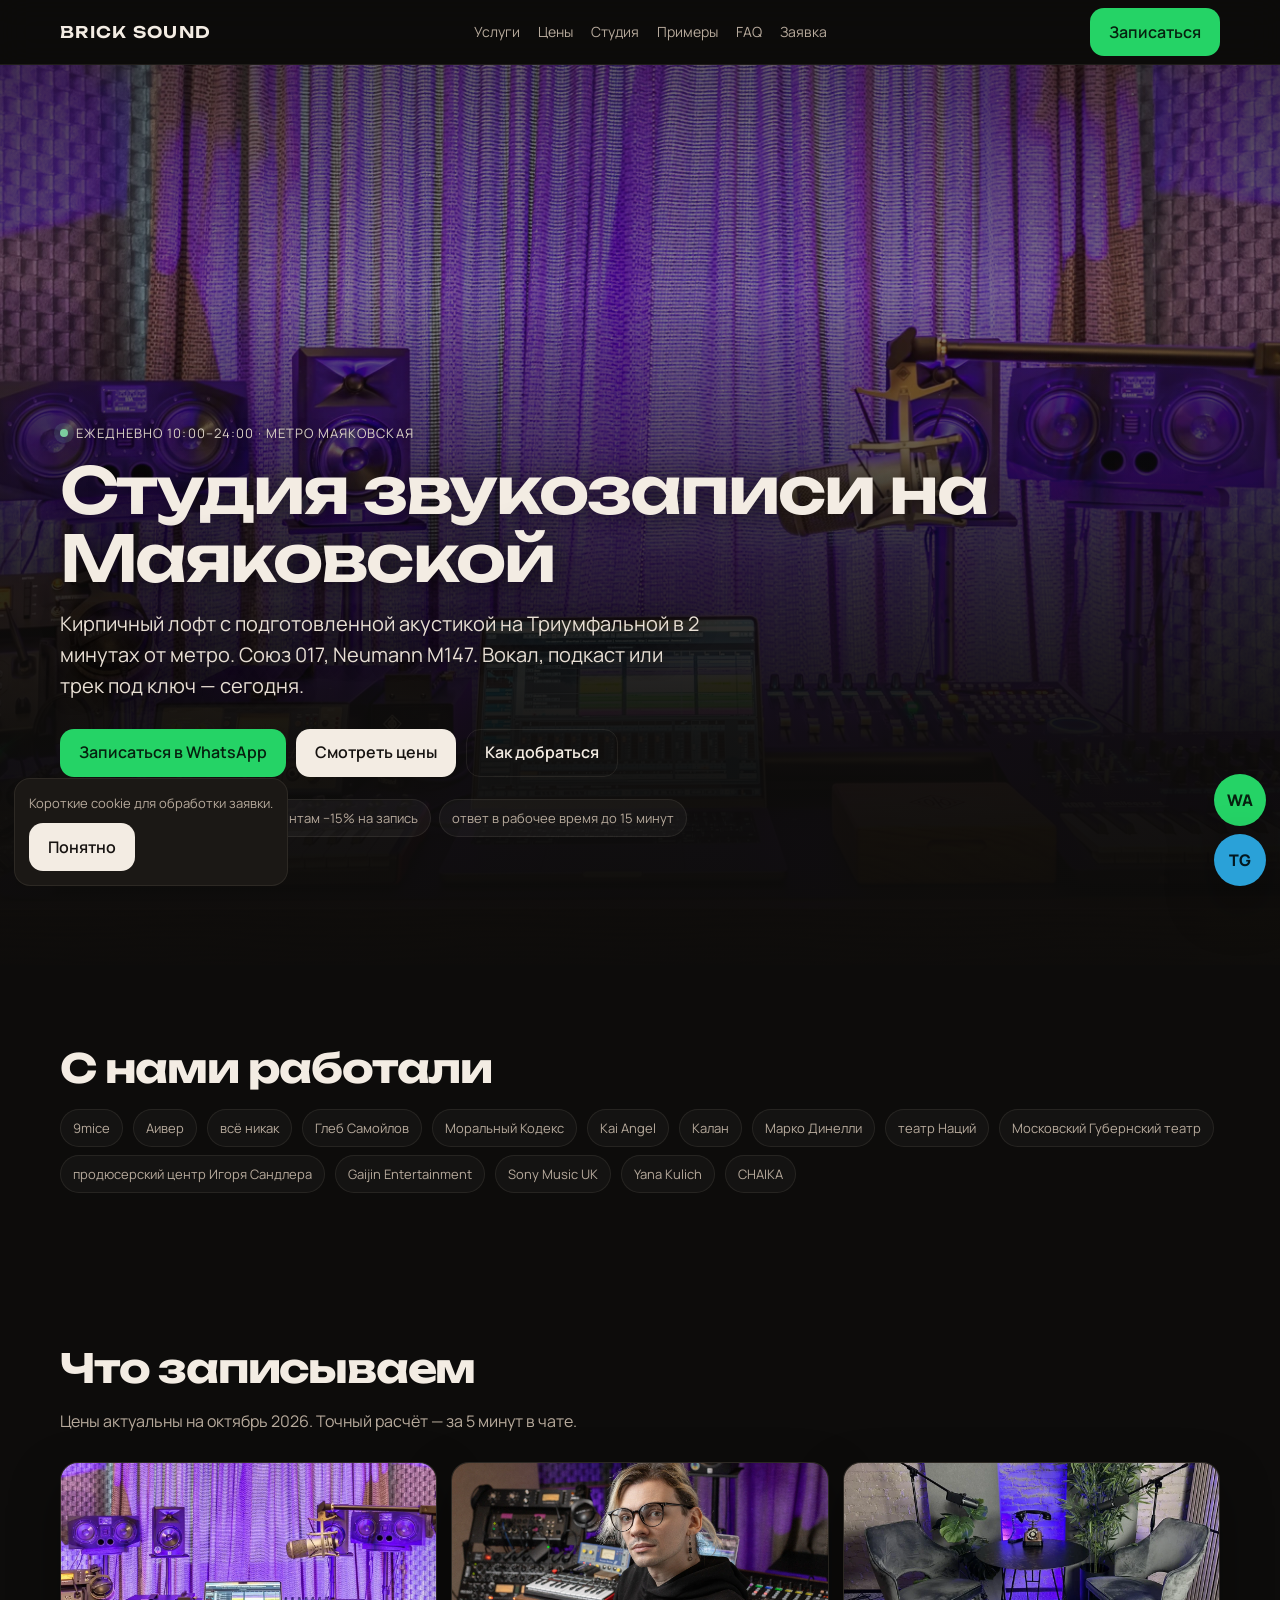
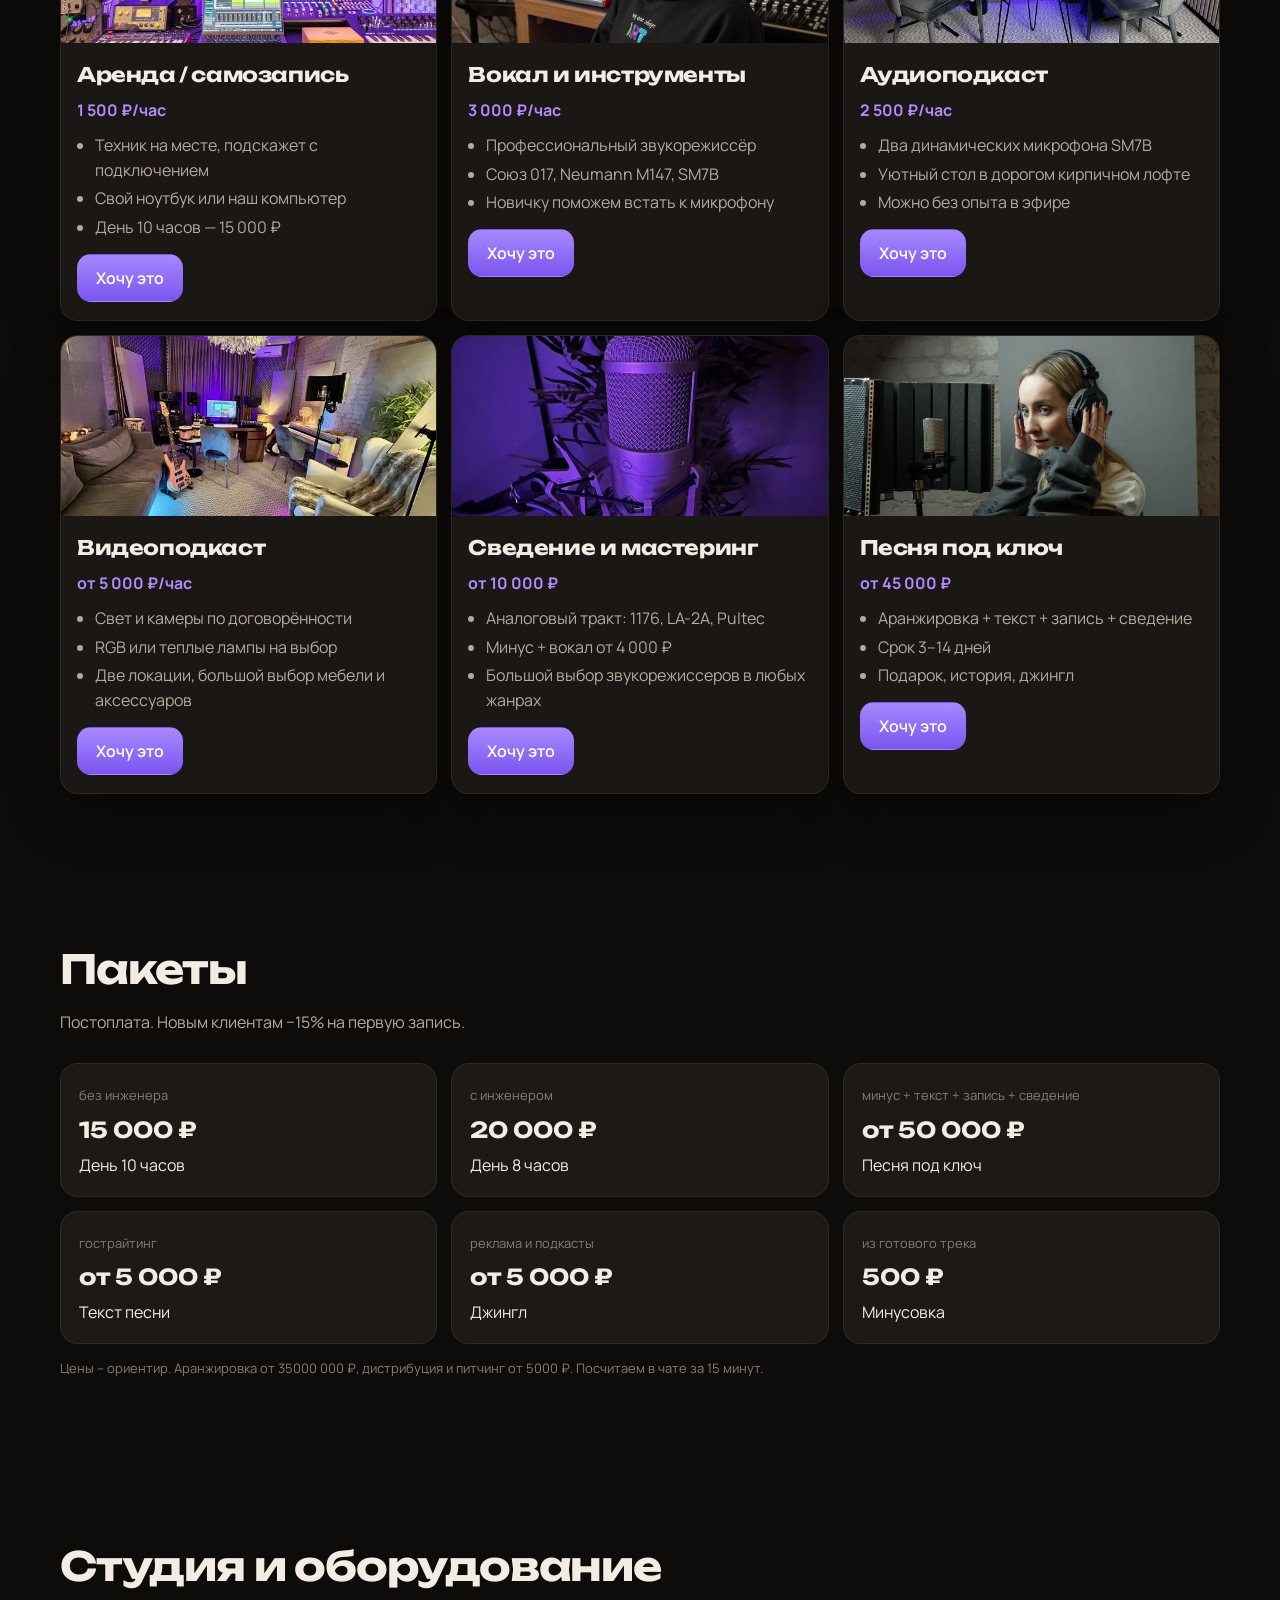
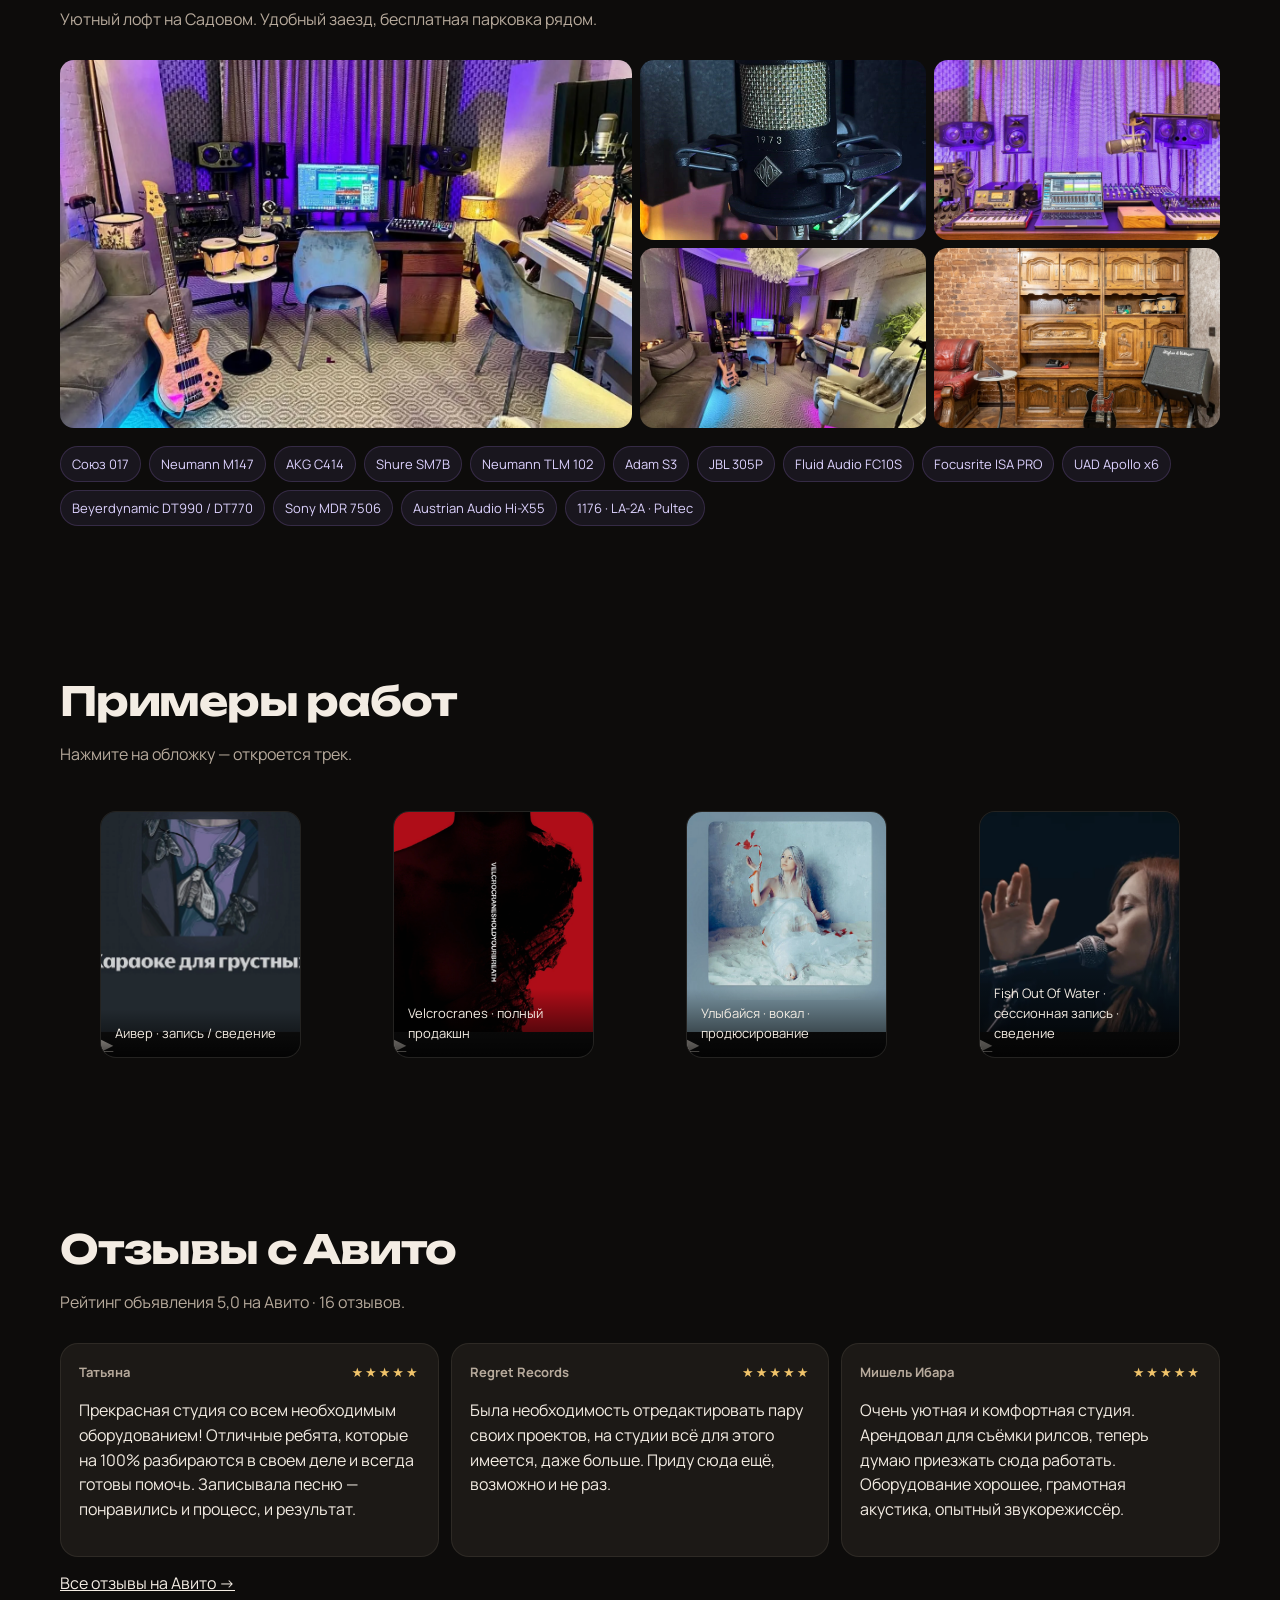
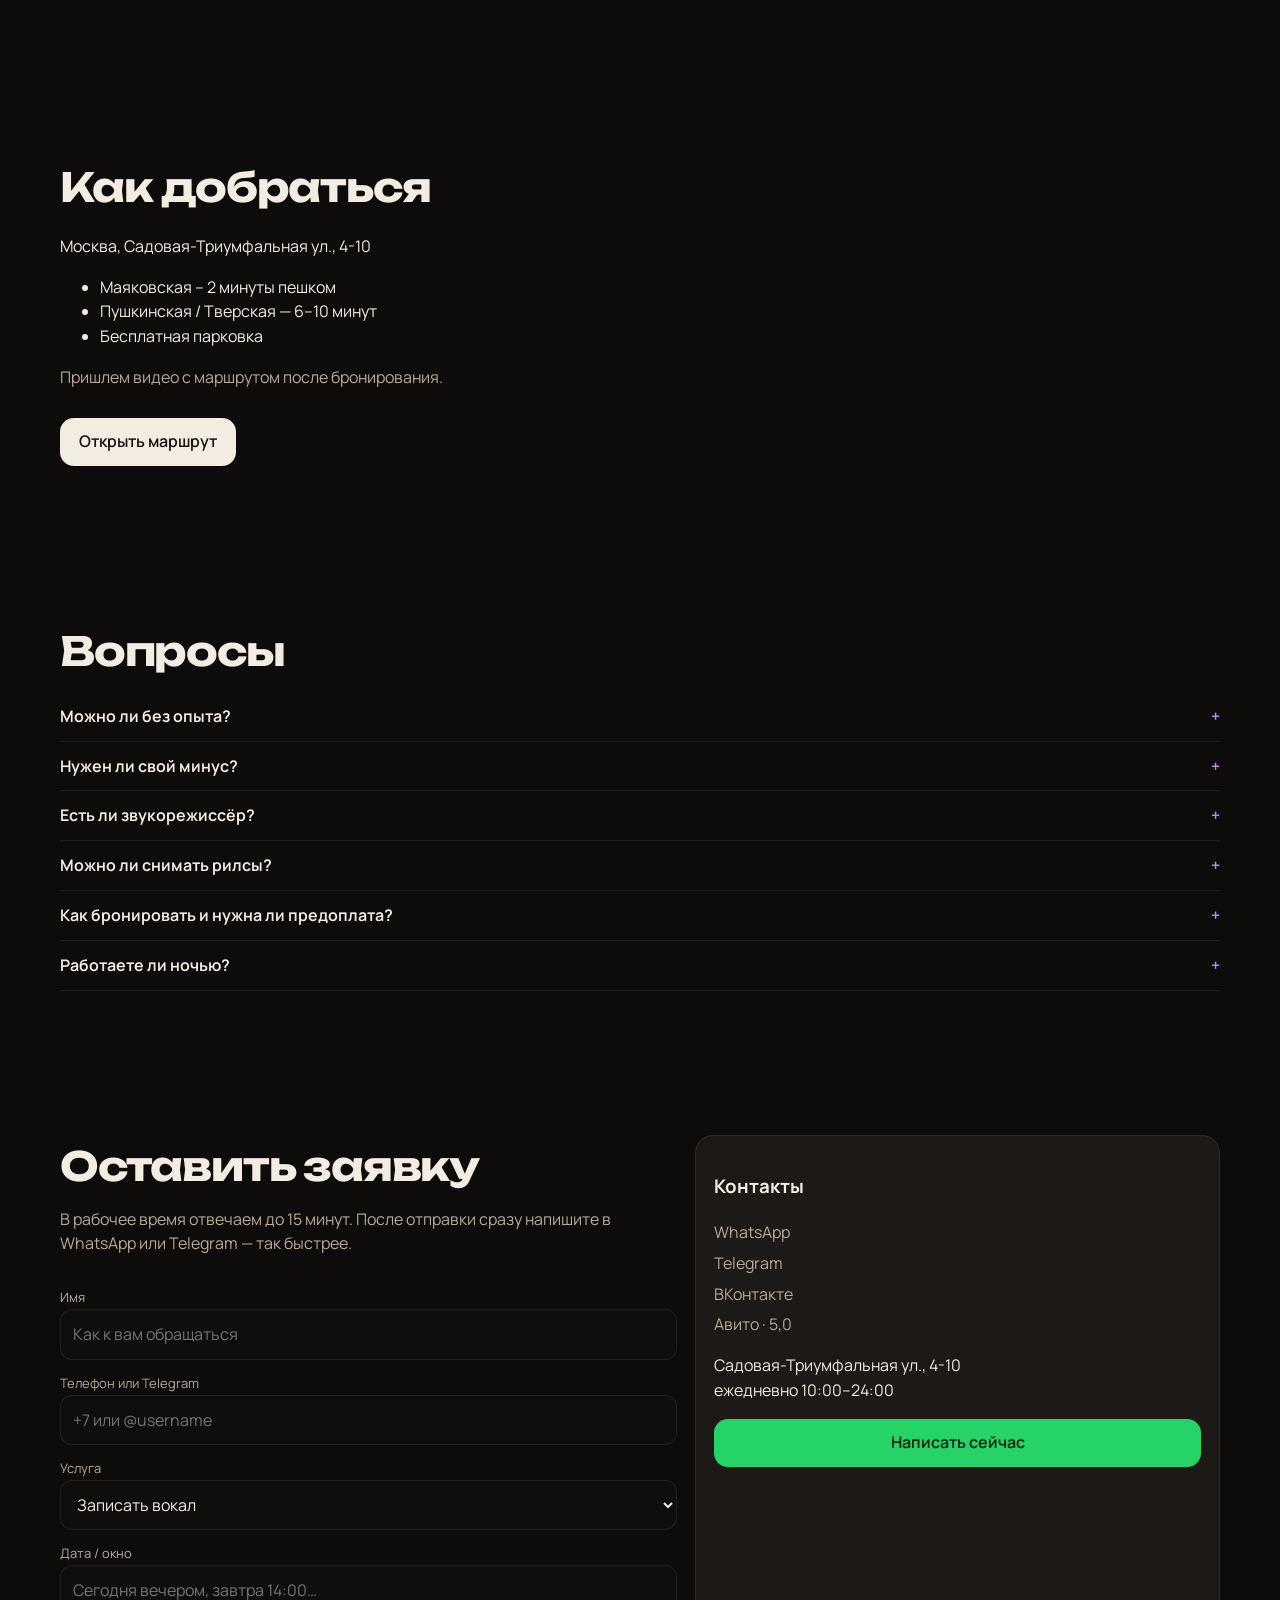
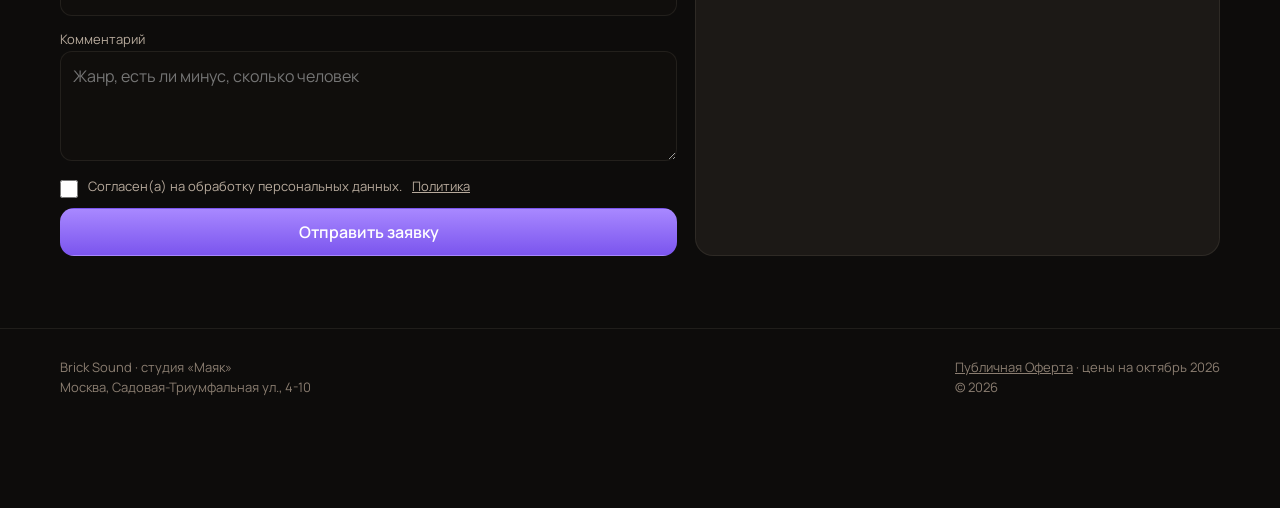
<file: index.html>
<!DOCTYPE html>
<html lang="ru">
<head>
  <meta charset="utf-8">
  <meta name="viewport" content="width=device-width,initial-scale=1">
  <title>Студия звукозаписи у метро Маяковская — Brick Sound, Москва</title>
  <meta name="description" content="Студия Brick Sound у метро Маяковская: Садовая-Триумфальная, 4-10. Вокал от 2000 ₽/час, аренда от 1200 ₽, подкаст и песня под ключ. Ежедневно 10–24.">
  <link rel="canonical" href="https://bricksound.ru/">
  <meta property="og:title" content="Brick Sound — студия на Маяковской">
  <meta property="og:description" content="3 минуты от Маяковской. Союз 017, Neumann M147. Вокал, подкаст, трек под ключ.">
  <meta property="og:image" content="img/og.jpg">
  <meta property="og:type" content="website">
  <link rel="icon" href="img/favicon.png">
  <link rel="apple-touch-icon" href="img/icon-512.png">
  <link rel="preconnect" href="https://fonts.googleapis.com">
  <link rel="preconnect" href="https://fonts.gstatic.com" crossorigin>
  <link href="https://fonts.googleapis.com/css2?family=Manrope:wght@400;500;600;700&family=Unbounded:wght@500;600&display=swap" rel="stylesheet">
  <link rel="stylesheet" href="css/style.css">
  <script type="application/ld+json">
  {"@context":"https://schema.org","@type":"ProfessionalService","name":"Brick Sound","alternateName":"Студия Маяк","image":"img/og.jpg","address":{"@type":"PostalAddress","streetAddress":"Садовая-Триумфальная ул., 4-10","addressLocality":"Москва","addressCountry":"RU"},"geo":{"@type":"GeoCoordinates","latitude":55.770646,"longitude":37.599718},"openingHours":"Mo-Su 10:00-23:00","priceRange":"1200-40000 RUB","url":"https://bricksound.ru/","areaServed":"Москва"}
  </script>
</head>
<body>
<a class="skip" href="#main">К содержанию</a>
<header class="header">
  <div class="wrap header-inner">
    <a class="logo" href="index.html">BRICK&nbsp;SOUND</a>
    <nav class="nav">
      <a href="#services">Услуги</a>
      <a href="#prices">Цены</a>
      <a href="#studio">Студия</a>
      <a href="#works">Примеры</a>
      <a href="#faq">FAQ</a>
      <a href="#lead">Заявка</a>
    </nav>
    <a class="btn btn-wa nav-cta" data-wa data-goal="whatsapp" href="https://www.avito.ru/moskva/predlozheniya_uslug/studiya_zvukozapisi_mayak_na_tverskoy_7830313295">Записаться</a>
    <button class="burger" aria-label="Меню">☰</button>
  </div>
</header>

<main id="main">
<section class="hero">
  <div class="hero-bg">
    <img src="img/studio-new-main-big.webp" alt="Контрольная комната Brick Sound на Садовой-Триумфальной" width="1280" height="918">
    <div class="hero-overlay" aria-hidden="true"></div>
  </div>
  <div class="wrap hero-content">
    <div class="kicker"><i></i> ежедневно 10:00–24:00 · метро Маяковская</div>
    <h1>Студия звукозаписи на Маяковской</h1>
    <p class="lead">Кирпичный лофт с подготовленной акустикой на Триумфальной в 2 минутах от метро. Союз 017, Neumann M147. Вокал, подкаст или трек под ключ — сегодня.</p>
    <div class="hero-actions">
      <a class="btn btn-wa" data-wa data-goal="whatsapp" href="https://www.avito.ru/moskva/predlozheniya_uslug/studiya_zvukozapisi_mayak_na_tverskoy_7830313295">Записаться в WhatsApp</a>
      <a class="btn btn-light" href="#prices">Смотреть цены</a>
      <a class="btn btn-ghost" data-map data-goal="route" href="https://yandex.ru/maps/?text=Москва,%20Садовая-Триумфальная%20ул.,%202">Как добраться</a>
    </div>
    <div class="pills">
      <span class="pill">ежедневно 10–24</span>
      <span class="pill">новым клиентам −15% на запись</span>
      <span class="pill">ответ в рабочее время до 15 минут</span>
    </div>
  </div>
</section>

<section>
  <div class="wrap">
    <h2 class="sec-title">С нами работали</h2>
    <div class="clients">
      <span class="client">9mice</span><span class="client">Аивер</span>
      <span class="client">всё никак</span><span class="client">Глеб Самойлов</span>
      <span class="client">Моральный Кодекс</span><span class="client">Kai Angel</span><span class="client">Калан</span>
      <span class="client">Марко Динелли</span><span class="client">театр Наций</span>
      <span class="client">Московский Губернский театр</span><span class="client">продюсерский центр Игоря Сандлера</span>
      <span class="client">Gaijin Entertainment</span><span class="client">Sony Music UK</span>
      <span class="client">Yana Kulich</span><span class="client">CHAIKA</span>
    </div>
  </div>
</section>

<section id="services">
  <div class="wrap">
    <h2 class="sec-title">Что записываем</h2>
    <p class="sec-sub">Цены актуальны на октябрь 2026. Точный расчёт — за 5 минут в чате.</p>
    <div class="cards-6">
      <article class="card">
        <img src="img/studio-08.webp" alt="Пульт и мониторы студии Brick Sound" width="1280" height="853" loading="lazy">
        <div class="card-body">
          <h3>Аренда / самозапись</h3>
          <p class="price">1 500 ₽/час</p>
          <ul>
            <li>Техник на месте, подскажет с подключением</li>
            <li>Свой ноутбук или наш компьютер</li>
            <li>День 10 часов — 15 000 ₽</li>
          </ul>
          <a class="btn btn-accent" href="arenda.html">Хочу это</a>
        </div>
      </article>
      <article class="card">
        <img src="img/studio-igor-01.webp" alt="Микрофон Союз в кабине Brick Sound" width="1280" height="960" loading="lazy">
        <div class="card-body">
          <h3>Вокал и инструменты</h3>
          <p class="price">3 000 ₽/час</p>
          <ul>
            <li>Профессиональный звукорежиссёр</li>
            <li>Союз 017, Neumann M147, SM7B</li>
            <li>Новичку поможем встать к микрофону</li>
          </ul>
          <a class="btn btn-accent" href="zapis-vokala.html">Хочу это</a>
        </div>
      </article>
      <article class="card">
        <img src="img/studio-01.webp" alt="Зона записи подкаста Brick Sound" width="1280" height="960" loading="lazy">
        <div class="card-body">
          <h3>Аудиоподкаст</h3>
          <p class="price">2 500 ₽/час</p>
          <ul>
            <li>Два динамических микрофона SM7B</li>
            <li>Уютный стол в дорогом кирпичном лофте</li>
            <li>Можно без опыта в эфире</li>
          </ul>
          <a class="btn btn-accent" href="podcast.html">Хочу это</a>
        </div>
      </article>
      <article class="card">
        <img src="img/studio-03.webp" alt="Гостиная зона студии для видеоподкаста" width="1280" height="946" loading="lazy">
        <div class="card-body">
          <h3>Видеоподкаст</h3>
          <p class="price">от 5 000 ₽/час</p>
          <ul>
            <li>Свет и камеры по договорённости</li>
            <li>RGB или теплые лампы на выбор</li>
            <li>Две локации, большой выбор мебели и аксессуаров</li>
          </ul>
          <a class="btn btn-accent" href="podcast.html">Хочу это</a>
        </div>
      </article>
      <article class="card">
        <img src="img/studio-10.webp" alt="Конденсаторный микрофон в фиолетовом свете студии" width="720" height="960" loading="lazy">
        <div class="card-body">
          <h3>Сведение и мастеринг</h3>
          <p class="price">от 10 000 ₽</p>
          <ul>
            <li>Аналоговый тракт: 1176, LA-2A, Pultec</li>
            <li>Минус + вокал от 4 000 ₽</li>
            <li>Большой выбор звукорежиссеров в любых жанрах</li>
          </ul>
          <a class="btn btn-accent" href="#lead">Хочу это</a>
        </div>
      </article>
      <article class="card">
        <img src="img/studio-vera_small.webp" alt="Обложка проекта Аивер, записанного на студии" width="960" height="880" loading="lazy">
        <div class="card-body">
          <h3>Песня под ключ</h3>
          <p class="price">от 45 000 ₽</p>
          <ul>
            <li>Аранжировка + текст + запись + сведение</li>
            <li>Срок 3–14 дней</li>
            <li>Подарок, история, джингл</li>
          </ul>
          <a class="btn btn-accent" href="pesnya-pod-klyuch.html">Хочу это</a>
        </div>
      </article>
    </div>
  </div>
</section>

<section id="prices">
  <div class="wrap">
    <h2 class="sec-title">Пакеты</h2>
    <p class="sec-sub">Постоплата. Новым клиентам −15% на первую запись.</p>
    <div class="grid-3">
      <div class="pack"><span class="note">без инженера</span><strong>15 000 ₽</strong>День 10 часов</div>
      <div class="pack"><span class="note">с инженером</span><strong>20 000 ₽</strong>День 8 часов</div>
      <div class="pack"><span class="note">минус + текст + запись + сведение</span><strong>от 50 000 ₽</strong>Песня под ключ</div>
      <div class="pack"><span class="note">гострайтинг</span><strong>от 5 000 ₽</strong>Текст песни</div>
      <div class="pack"><span class="note">реклама и подкасты</span><strong>от 5 000 ₽</strong>Джингл</div>
      <div class="pack"><span class="note">из готового трека</span><strong>500 ₽</strong>Минусовка</div>
    </div>
    <p class="note" style="margin-top:14px">Цены – ориентир. Аранжировка от 35000 000 ₽, дистрибуция и питчинг от 5000 ₽. Посчитаем в чате за 15 минут.</p>
  </div>
</section>

<section id="studio">
  <div class="wrap">
    <h2 class="sec-title">Студия и оборудование</h2>
    <p class="sec-sub">Уютный лофт на Садовом. Удобный заезд, бесплатная парковка рядом. </p>
    <div class="gallery">
      <a href="img/studio-02.jpg"><img src="img/studio-02.webp" alt="Контрольная Brick Sound: мониторы Adam и JBL, саб, фортепиано" loading="lazy"></a>
      <a href="img/studio-01.jpg"><img src="img/studio-09.webp" alt="Подкаст-зона с бархатными креслами и кирпичной стеной" loading="lazy"></a>
      <a href="img/studio-08.jpg"><img src="img/studio-08.webp" alt="Стол звукорежиссёра: Apollo, ISA, Neumann, Korg" loading="lazy"></a>
      <a href="img/studio-03.jpg"><img src="img/studio-03.webp" alt="Вид чиллаут-зоны студии Маяк" loading="lazy"></a>
      <a href="img/studio-09.jpg"><img src="img/studio-second-room-wardrobes.webp" alt="стена и дубовые шкафы в чиллаут зоне" loading="lazy"></a>
    </div>
    <div class="equip">
      <span>Союз 017</span><span>Neumann M147</span><span>AKG C414</span><span>Shure SM7B</span><span>Neumann TLM 102</span>
      <span>Adam S3</span><span>JBL 305P</span><span>Fluid Audio FC10S</span>
      <span>Focusrite ISA PRO</span><span>UAD Apollo x6</span>
      <span>Beyerdynamic DT990 / DT770</span><span>Sony MDR 7506</span>
      <span>Austrian Audio Hi-X55</span><span>1176 · LA-2A · Pultec</span>
    </div>
  </div>
</section>

<section id="works">
  <div class="wrap">
    <h2 class="sec-title">Примеры работ</h2>
    <p class="sec-sub">Нажмите на обложку — откроется трек.</p>
    <div class="works">
      <figure class="work" data-work="aiver">
        <a class="work-link" href="https://example.com/works/aiver" target="_blank" rel="noopener">
          <img src="img/studio-06.webp" alt="Аивер — Караоке для грустных" loading="lazy">
          <span class="work-play" aria-hidden="true">▶</span>
        </a>
        <figcaption>Аивер · запись / сведение</figcaption>
      </figure>
      <figure class="work" data-work="hold">
        <a class="work-link" href="https://example.com/works/hold" target="_blank" rel="noopener">
          <img src="img/studio-07.webp" alt="Velcrocranes – Hold Your Breath" loading="lazy">
          <span class="work-play" aria-hidden="true">▶</span>
        </a>
        <figcaption>Velcrocranes · полный продакшн</figcaption>
      </figure>
      <figure class="work" data-work="ulybaysya">
        <a class="work-link" href="https://example.com/works/ulybaysya" target="_blank" rel="noopener">
          <img src="img/studio-04.webp" alt="Проект Улыбайся" loading="lazy">
          <span class="work-play" aria-hidden="true">▶</span>
        </a>
        <figcaption>Улыбайся · вокал · продюсирование</figcaption>
      </figure>
      <figure class="work" data-work="fish">
        <a class="work-link" href="https://example.com/works/fish" target="_blank" rel="noopener">
          <img src="img/studio-05.webp" alt="Проект Fish Out Of Water (Live)" loading="lazy">
          <span class="work-play" aria-hidden="true">▶</span>
        </a>
        <figcaption>Fish Out Of Water · сессионная запись · сведение</figcaption>
      </figure>
    </div>
  </div>
</section>
  
<section>
  <div class="wrap">
    <h2 class="sec-title">Отзывы с Авито</h2>
    <p class="sec-sub">Рейтинг объявления 5,0 на Авито · 16 отзывов.</p>
    <div class="reviews">
      <article class="review">
        <header><b>Татьяна</b><span class="stars">★★★★★</span></header>
        <p>Прекрасная студия со всем необходимым оборудованием! Отличные ребята, которые на 100% разбираются в своем деле и всегда готовы помочь. Записывала песню — понравились и процесс, и результат.</p>
      </article>
      <article class="review">
        <header><b>Regret Records</b><span class="stars">★★★★★</span></header>
        <p>Была необходимость отредактировать пару своих проектов, на студии всё для этого имеется, даже больше. Приду сюда ещё, возможно и не раз.</p>
      </article>
      <article class="review">
        <header><b>Мишель Ибара</b><span class="stars">★★★★★</span></header>
        <p>Очень уютная и комфортная студия. Арендовал для съёмки рилсов, теперь думаю приезжать сюда работать. Оборудование хорошее, грамотная акустика, опытный звукорежиссёр.</p>
      </article>
    </div>
    <p style="margin-top:14px"><a data-avito href="https://www.avito.ru/moskva/predlozheniya_uslug/studiya_zvukozapisi_mayak_na_tverskoy_7830313295">Все отзывы на Авито →</a></p>
  </div>
</section>

<section id="route">
  <div class="wrap map-grid">
    <div>
      <h2 class="sec-title">Как добраться</h2>
      <p>Москва, Садовая-Триумфальная ул., 4-10</p>
      <ul>
        <li>Маяковская – 2 минуты пешком </li>
        <li>Пушкинская / Тверская — 6–10 минут</li>
        <li>Бесплатная парковка</li>
      </ul>
      <p class="sec-sub">Пришлем видео с маршрутом после бронирования.</p>
      <a class="btn btn-light" data-map data-goal="route" href="https://yandex.ru/maps/?text=Москва,%20Садовая-Триумфальная%20ул.,%202">Открыть маршрут</a>
    </div>
    <div class="map-card">
      <iframe data-map-widget title="Яндекс Карта: Brick Sound" loading="lazy" src="https://yandex.ru/map-widget/v1/?ll=37.5997%2C55.7706&z=16&pt=37.5997,55.7707,pm2rdl&l=map"></iframe>
    </div>
  </div>
</section>

<section id="faq">
  <div class="wrap faq">
    <h2 class="sec-title">Вопросы</h2>
    <details><summary>Можно ли без опыта?</summary><p>Да. Звукорежиссёр объяснит процесс, подскажет по технике и поможет выбрать дубли. Новичка не оставляем один на один с микрофоном.</p></details>
    <details><summary>Нужен ли свой минус?</summary><p>Не обязательно. Можно заказать минусовку или аранжировку у нас заранее.</p></details>
    <details><summary>Есть ли звукорежиссёр?</summary><p>Да. Час с инженером — 2 000 ₽. Самозапись — 1 200 ₽/час, техник всё равно будет на месте.</p></details>
    <details><summary>Можно ли снимать рилсы?</summary><p>Нужно! Зал уже с RGB светом и приятной фактурой. Есть софтбоксы. Видеоподкаст — от 4 500 ₽/час, снимаем на Canon C200. </p></details>
    <details><summary>Как бронировать и нужна ли предоплата?</summary><p>При почасовой аренде работаем по постоплате. </p></details>
    <details><summary>Работаете ли ночью?</summary><p>График работы: с 10:00 до 24:00. Ночь — только по договорённости для постоянных клиентов. </p></details>
  </div>
</section>

<section id="lead">
  <div class="wrap form-box">
    <div>
      <h2 class="sec-title">Оставить заявку</h2>
      <p class="sec-sub">В рабочее время отвечаем до 15 минут. После отправки сразу напишите в WhatsApp или Telegram — так быстрее.</p>
      <form id="lead-form">
        <input class="hp" name="company" tabindex="-1" autocomplete="off">
        <div>
          <label for="name">Имя</label>
          <input id="name" name="name" required placeholder="Как к вам обращаться">
        </div>
        <div>
          <label for="contact">Телефон или Telegram</label>
          <input id="contact" name="contact" required placeholder="+7 или @username">
        </div>
        <div>
          <label for="service">Услуга</label>
          <select id="service" name="service">
            <option>Записать вокал</option>
            <option>Аренда / самозапись</option>
            <option>Подкаст</option>
            <option>Песня под ключ</option>
            <option>Для бизнеса</option>
            <option>Сведение / другое</option>
          </select>
        </div>
        <div>
          <label for="when">Дата / окно</label>
          <input id="when" name="when" placeholder="Сегодня вечером, завтра 14:00…">
        </div>
        <div>
          <label for="comment">Комментарий</label>
          <textarea id="comment" name="comment" placeholder="Жанр, есть ли минус, сколько человек"></textarea>
        </div>
        <label class="check"><input type="checkbox" name="agree" required> Согласен(а) на обработку персональных данных. <a href="privacy.html">Политика</a></label>
        <button class="btn btn-accent" type="submit">Отправить заявку</button>
      </form>
      <div class="form-ok">
        <h3>Заявка собрана</h3>
        <p>Напишите нам в WhatsApp или Telegram — ответим быстрее, чем по форме.</p>
        <a class="btn btn-wa" data-wa-msg data-goal="whatsapp" href="#">Открыть WhatsApp</a>
      </div>
    </div>
    <div class="pack">
      <h3>Контакты</h3>
      <div class="contacts-mini">
        <a data-wa href="#">WhatsApp</a>
        <a data-tg href="#">Telegram</a>
        <a data-vk href="#">ВКонтакте</a>
        <a data-avito href="https://www.avito.ru/moskva/predlozheniya_uslug/studiya_zvukozapisi_mayak_na_tverskoy_7830313295">Авито · 5,0</a>
        <p>Садовая-Триумфальная ул., 4-10<br>ежедневно 10:00–24:00</p>
      </div>
      <a class="btn btn-wa btn-block" data-wa data-goal="whatsapp" href="#">Написать сейчас</a>
    </div>
  </div>
</section>
</main>

<footer>
  <div class="wrap foot">
    <div>Brick Sound · студия «Маяк»<br>Москва, Садовая-Триумфальная ул., 4-10</div>
    <div><a href="privacy.html">Публичная Оферта</a> · цены на октябрь 2026<br>© 2026</div>
  </div>
</footer>

<div class="sticky-msg">
  <a class="wa" data-wa data-goal="whatsapp" href="#" aria-label="WhatsApp">WA</a>
  <a class="tg" data-tg data-goal="whatsapp" href="#" aria-label="Telegram">TG</a>
</div>
<div class="cookie">
  <p>Короткие cookie для обработки заявки.</p>
  <button class="btn btn-light" type="button">Понятно</button>
</div>
<script src="js/config.js"></script>
<script src="js/main.js"></script>
</body>
</html>
</file>
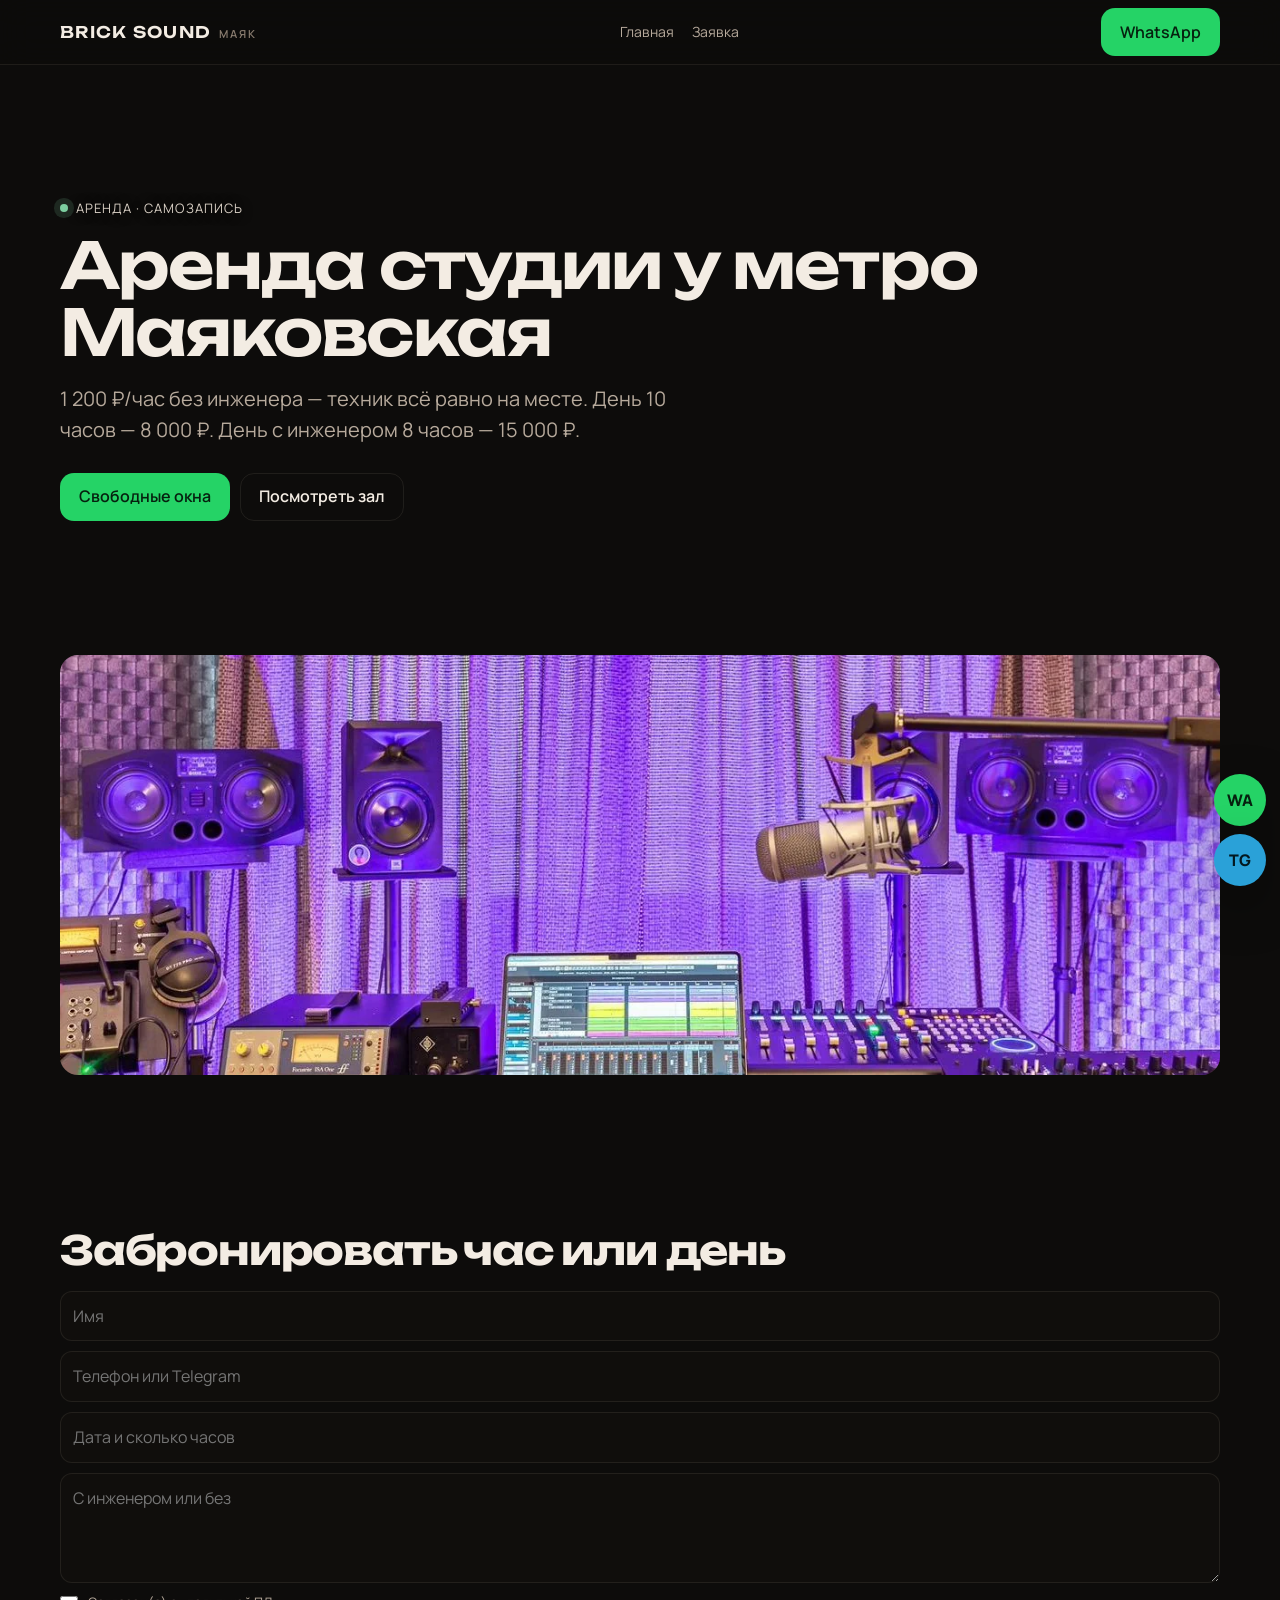
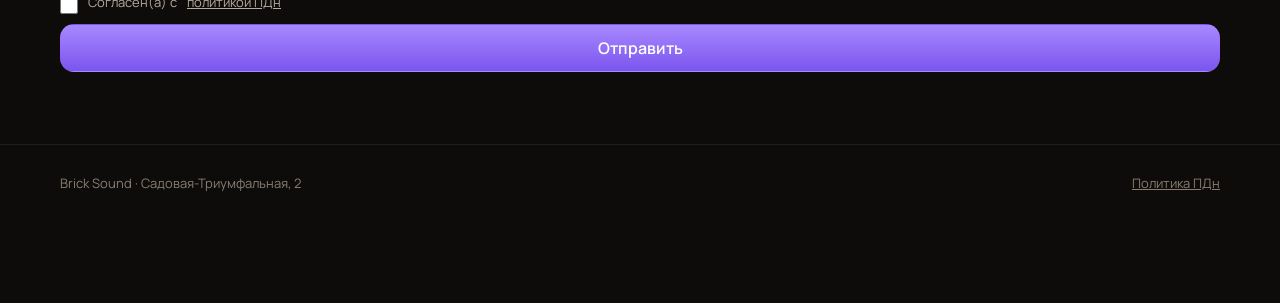
<file: arenda.html>
<!DOCTYPE html>
<html lang="ru">
<head>
  <meta charset="utf-8">
  <meta name="viewport" content="width=device-width,initial-scale=1">
  <title>Аренда студии звукозаписи на Маяковской — от 1200 ₽</title>
  <meta name="description" content="Аренда студии Brick Sound от 1200 ₽/час, день 10 часов — 8000 ₽. Центр Москвы, метро Маяковская.">
  <link rel="canonical" href="https://bricksound.ru/arenda.html">
  <meta property="og:image" content="img/og.jpg">
  <link rel="icon" href="img/favicon.png">
  <link href="https://fonts.googleapis.com/css2?family=Manrope:wght@400;600;700&family=Unbounded:wght@600&display=swap" rel="stylesheet">
  <link rel="stylesheet" href="css/style.css">
</head>
<body>
<header class="header"><div class="wrap header-inner">
  <a class="logo" href="index.html">BRICK SOUND <span>МАЯК</span></a>
  <nav class="nav"><a href="index.html">Главная</a><a href="#lead">Заявка</a></nav>
  <a class="btn btn-wa nav-cta" data-wa href="#">WhatsApp</a>
  <button class="burger" aria-label="Меню">☰</button>
</div></header>
<main>
  <section class="landing-hero wrap">
    <p class="kicker"><i></i> аренда · самозапись</p>
    <h1>Аренда студии у метро Маяковская</h1>
    <p class="lead">1 200 ₽/час без инженера — техник всё равно на месте. День 10 часов — 8 000 ₽. День с инженером 8 часов — 15 000 ₽.</p>
    <div class="hero-actions">
      <a class="btn btn-wa" data-wa href="#">Свободные окна</a>
      <a class="btn btn-ghost" href="index.html#studio">Посмотреть зал</a>
    </div>
  </section>
  <section class="wrap">
    <img src="img/studio-08.webp" alt="Рабочий стол аренды студии Brick Sound" style="border-radius:18px;width:100%;max-height:420px;object-fit:cover">
  </section>
  <section id="lead" class="wrap">
    <h2 class="sec-title">Забронировать час или день</h2>
    <form id="lead-form">
      <input class="hp" name="company" tabindex="-1" autocomplete="off">
      <input name="name" required placeholder="Имя">
      <input name="contact" required placeholder="Телефон или Telegram">
      <input type="hidden" name="service" value="Аренда / самозапись">
      <input name="when" placeholder="Дата и сколько часов">
      <textarea name="comment" placeholder="С инженером или без"></textarea>
      <label class="check"><input type="checkbox" name="agree" required> Согласен(а) с <a href="privacy.html">политикой ПДн</a></label>
      <button class="btn btn-accent" type="submit">Отправить</button>
    </form>
    <div class="form-ok"><p>Напишите в WhatsApp — ответим быстрее.</p><a class="btn btn-wa" data-wa-msg href="#">Открыть WhatsApp</a></div>
  </section>
</main>
<footer><div class="wrap foot"><div>Brick Sound · Садовая-Триумфальная, 2</div><div><a href="privacy.html">Политика ПДн</a></div></div></footer>
<div class="sticky-msg"><a class="wa" data-wa href="#">WA</a><a class="tg" data-tg href="#">TG</a></div>
<script src="js/config.js"></script><script src="js/main.js"></script>
</body></html>
</file>
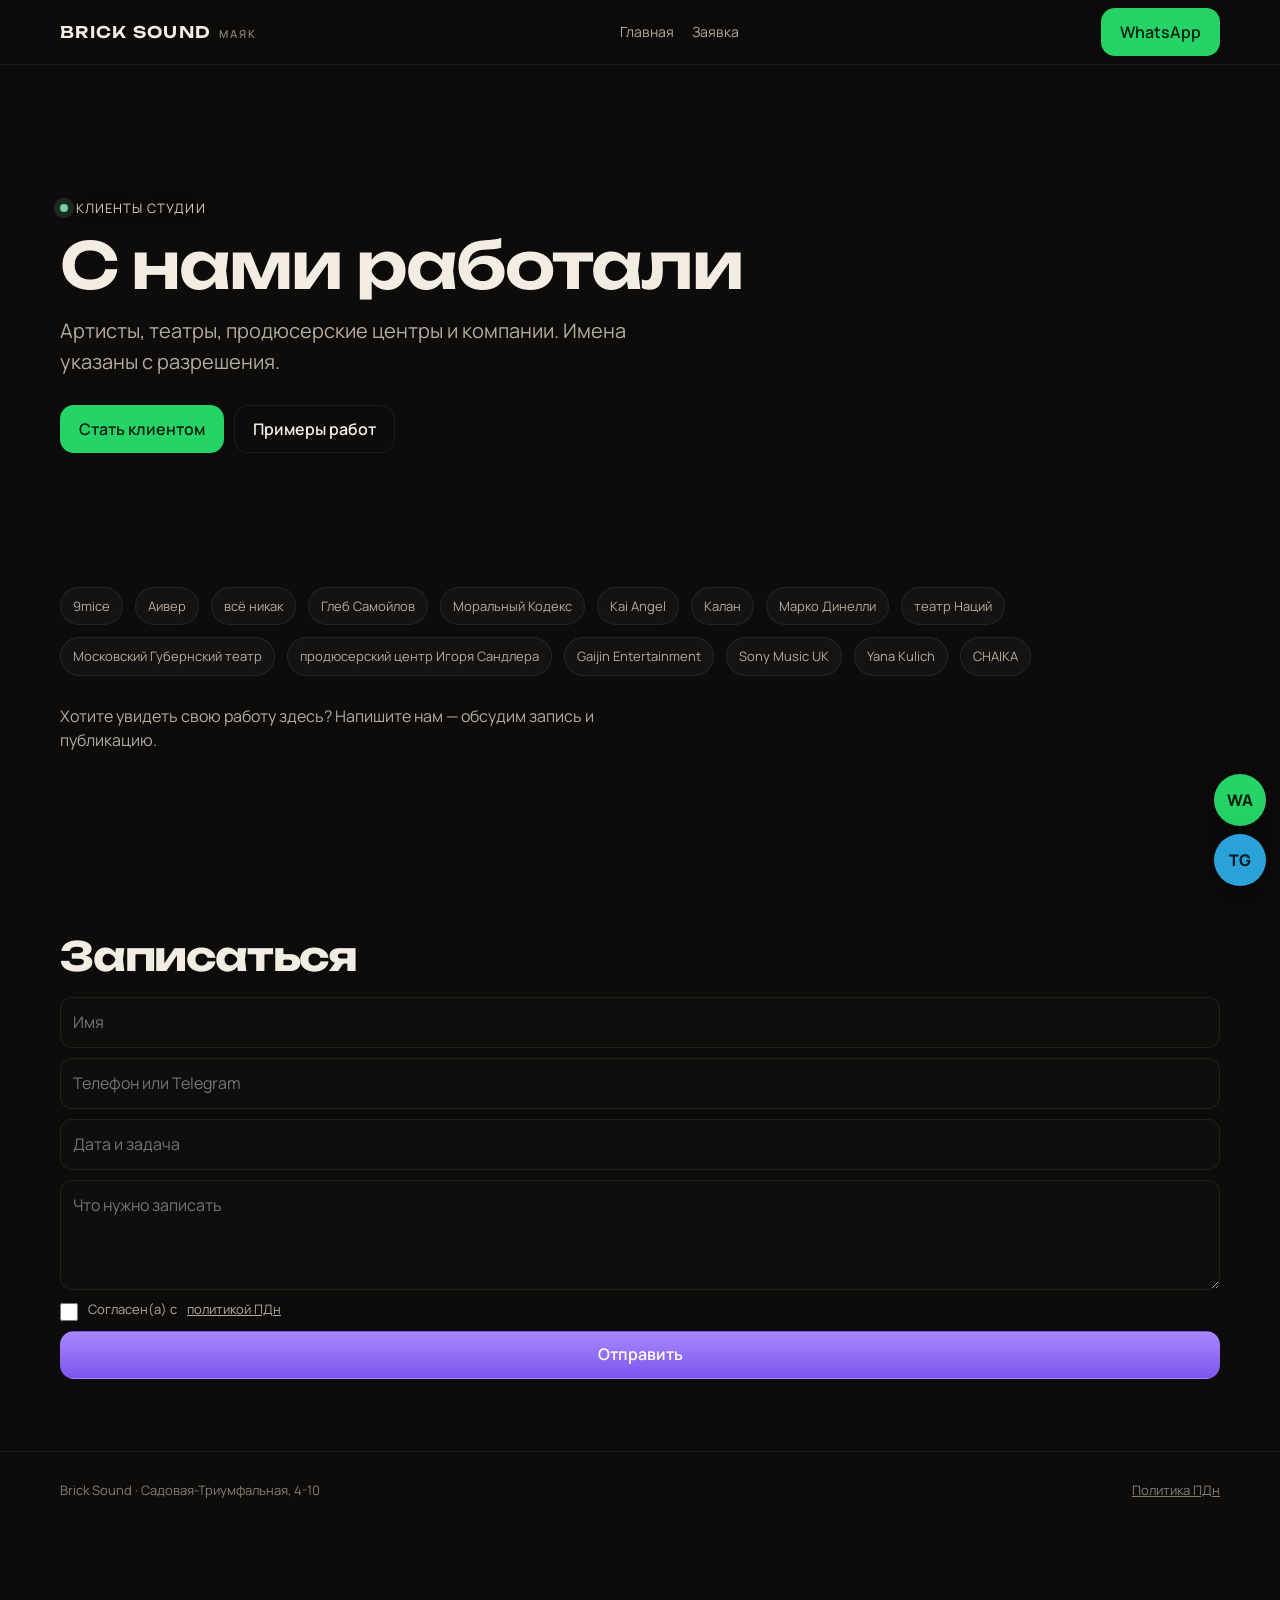
<file: clients.html>
<!DOCTYPE html>
<html lang="ru">
<head>
  <meta charset="utf-8">
  <meta name="viewport" content="width=device-width,initial-scale=1">
  <title>Клиенты студии Brick Sound — с кем мы работали</title>
  <meta name="description" content="Клиенты студии звукозаписи Brick Sound: артисты, театры, продюсеры и компании, с которыми мы записывали.">
  <link rel="canonical" href="https://bricksound.ru/clients.html">
  <meta property="og:image" content="img/og.jpg">
  <link rel="icon" href="img/favicon.png">
  <link href="https://fonts.googleapis.com/css2?family=Manrope:wght@400;600;700&family=Unbounded:wght@600&display=swap" rel="stylesheet">
  <link rel="stylesheet" href="css/style.css">
</head>
<body>
<header class="header"><div class="wrap header-inner">
  <a class="logo" href="index.html">BRICK SOUND <span>МАЯК</span></a>
  <nav class="nav"><a href="index.html">Главная</a><a href="#lead">Заявка</a></nav>
  <a class="btn btn-wa nav-cta" data-wa href="#">WhatsApp</a>
  <button class="burger" aria-label="Меню">☰</button>
</div></header>
<main>
  <section class="landing-hero wrap">
    <p class="kicker"><i></i> клиенты студии</p>
    <h1>С нами работали</h1>
    <p class="lead">Артисты, театры, продюсерские центры и компании. Имена указаны с разрешения.</p>
    <div class="hero-actions">
      <a class="btn btn-wa" data-wa href="#">Стать клиентом</a>
      <a class="btn btn-ghost" href="index.html#works">Примеры работ</a>
    </div>
  </section>
  <section class="wrap">
    <div class="clients" style="gap:12px">
      <span class="client">9mice</span>
      <span class="client">Аивер</span>
      <span class="client">всё никак</span>
      <span class="client">Глеб Самойлов</span>
      <span class="client">Моральный Кодекс</span>
      <span class="client">Kai Angel</span>
      <span class="client">Калан</span>
      <span class="client">Марко Динелли</span>
      <span class="client">театр Наций</span>
      <span class="client">Московский Губернский театр</span>
      <span class="client">продюсерский центр Игоря Сандлера</span>
      <span class="client">Gaijin Entertainment</span>
      <span class="client">Sony Music UK</span>
      <span class="client">Yana Kulich</span>
      <span class="client">CHAIKA</span>
    </div>
    <p class="sec-sub" style="margin-top:28px">Хотите увидеть свою работу здесь? Напишите нам — обсудим запись и публикацию.</p>
  </section>
  <section id="lead" class="wrap">
    <h2 class="sec-title">Записаться</h2>
    <form id="lead-form">
      <input class="hp" name="company" tabindex="-1" autocomplete="off">
      <input name="name" required placeholder="Имя">
      <input name="contact" required placeholder="Телефон или Telegram">
      <input type="hidden" name="service" value="Запись / проект">
      <input name="when" placeholder="Дата и задача">
      <textarea name="comment" placeholder="Что нужно записать"></textarea>
      <label class="check"><input type="checkbox" name="agree" required> Согласен(а) с <a href="privacy.html">политикой ПДн</a></label>
      <button class="btn btn-accent" type="submit">Отправить</button>
    </form>
    <div class="form-ok"><p>Напишите в WhatsApp — ответим быстрее.</p><a class="btn btn-wa" data-wa-msg href="#">Открыть WhatsApp</a></div>
  </section>
</main>
<footer><div class="wrap foot"><div>Brick Sound · Садовая-Триумфальная, 4-10</div><div><a href="privacy.html">Политика ПДн</a></div></div></footer>
<div class="sticky-msg"><a class="wa" data-wa href="#">WA</a><a class="tg" data-tg href="#">TG</a></div>
<script src="js/config.js"></script><script src="js/main.js"></script>
</body></html>
</file>
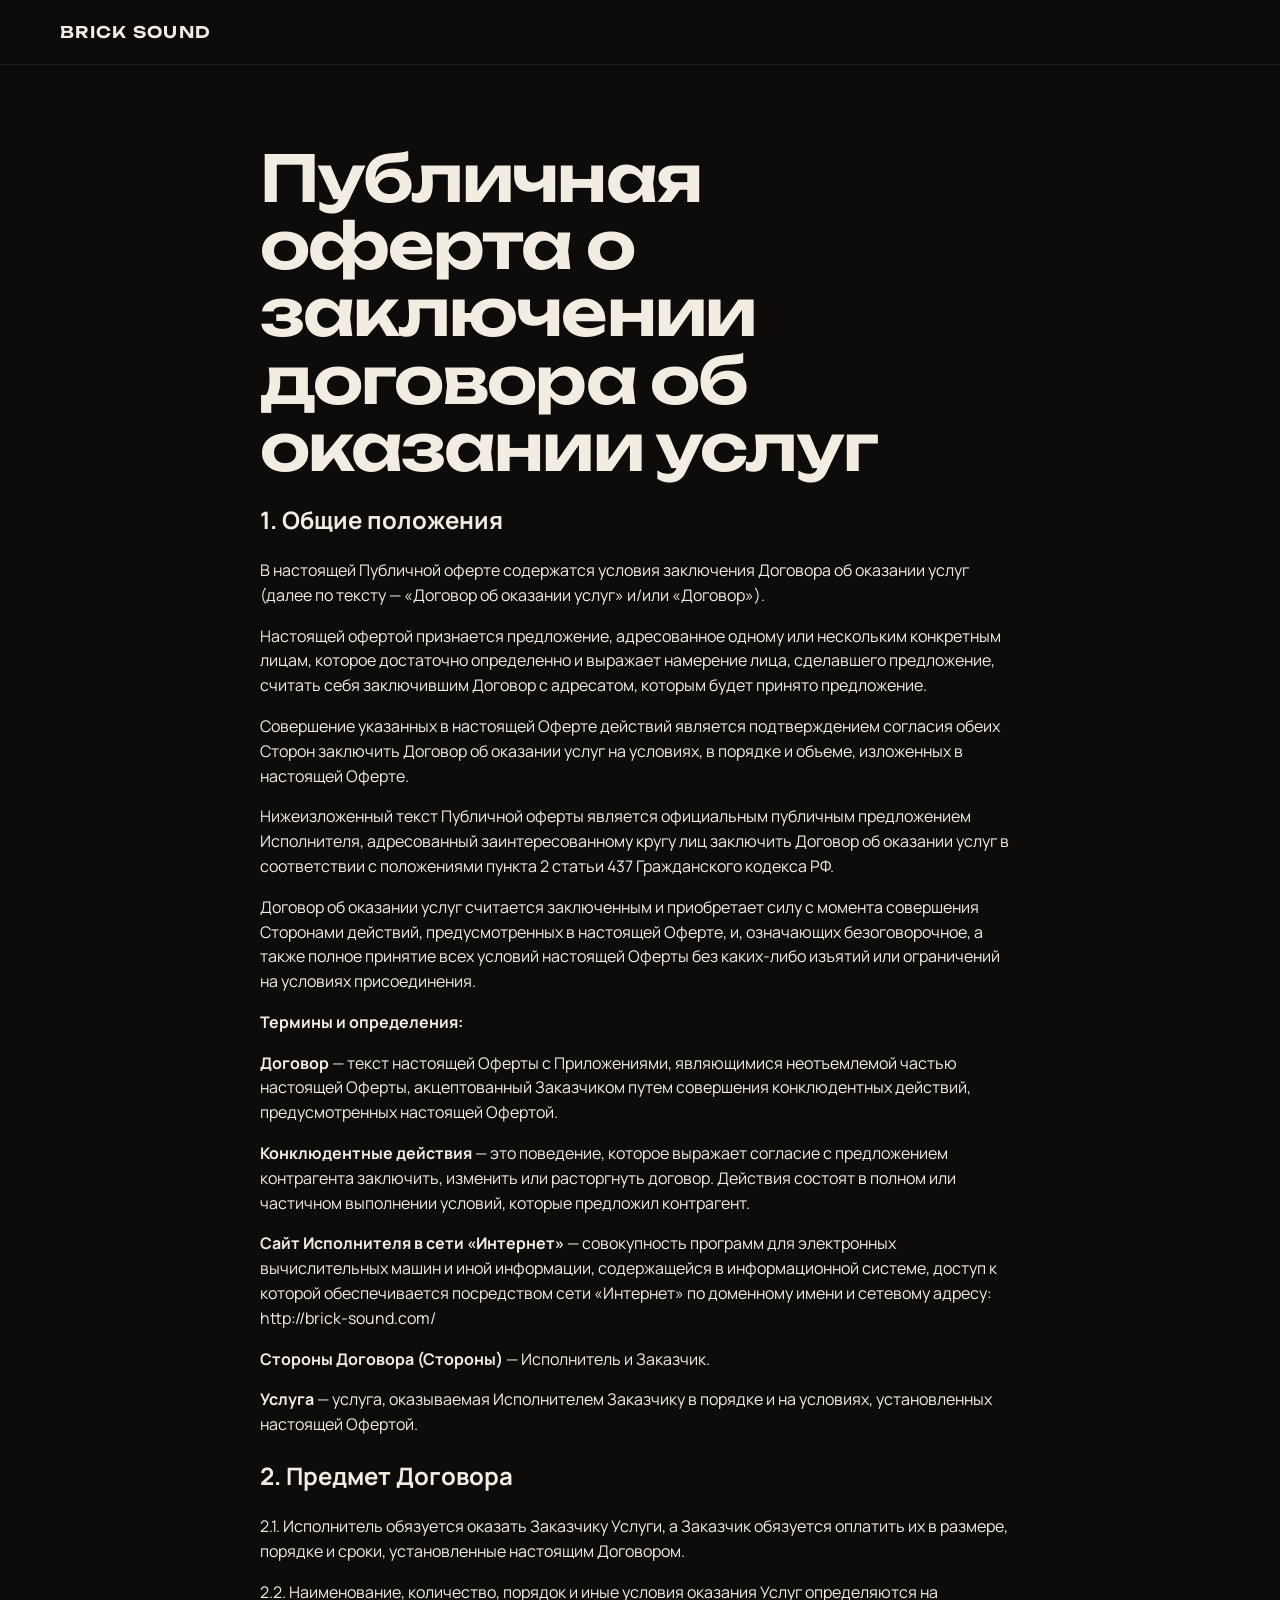
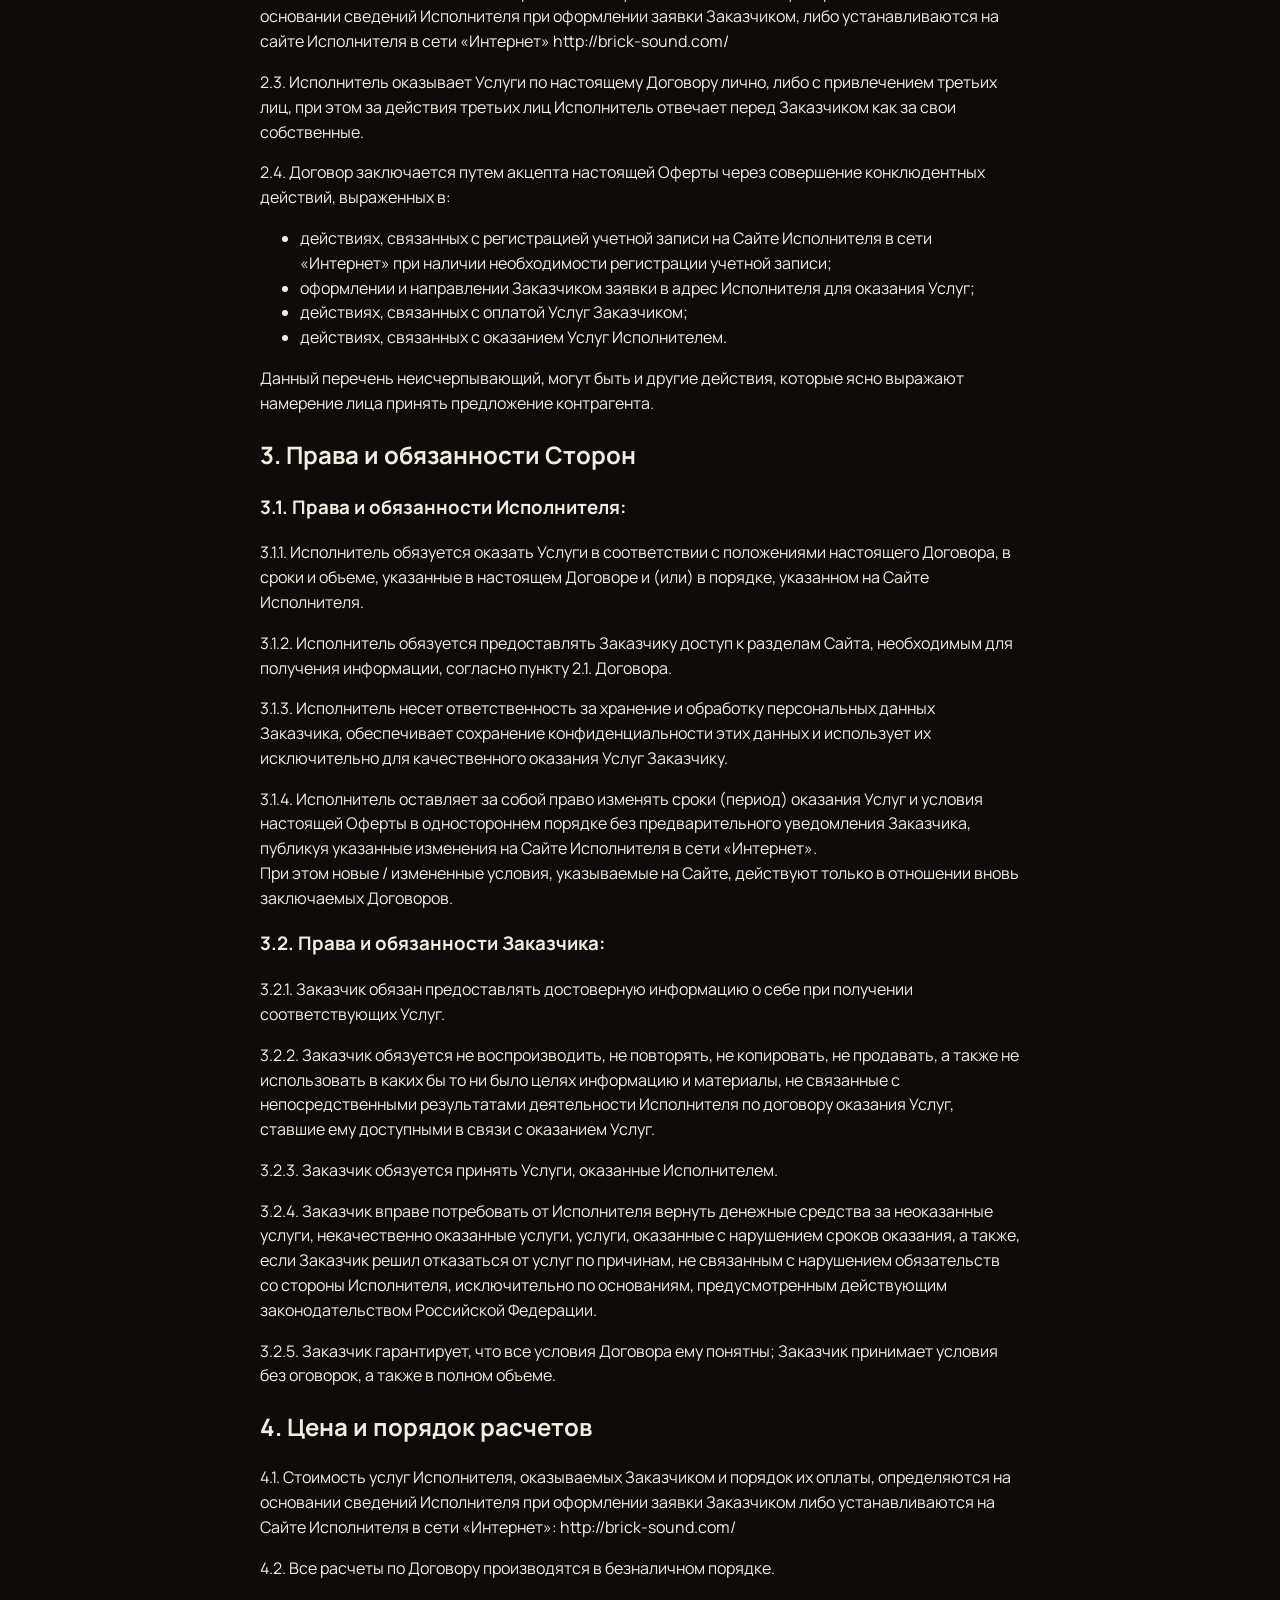
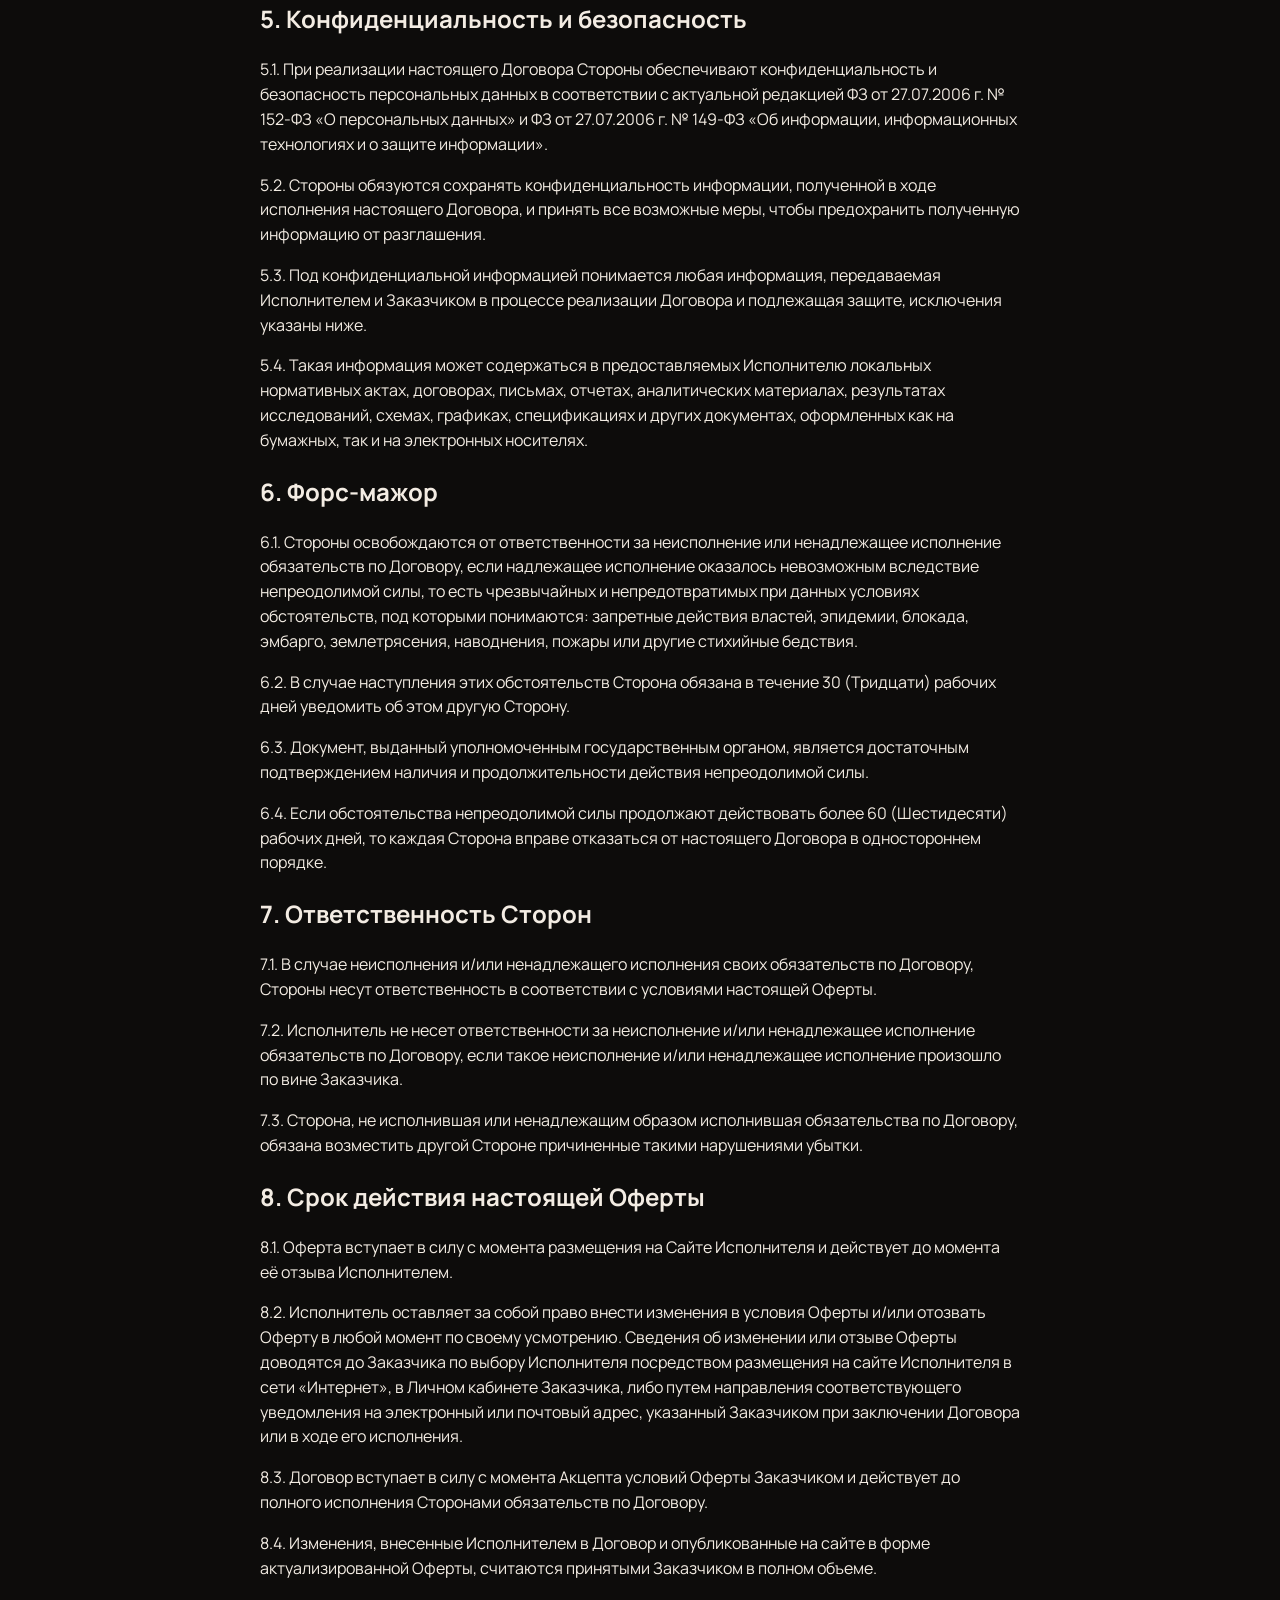
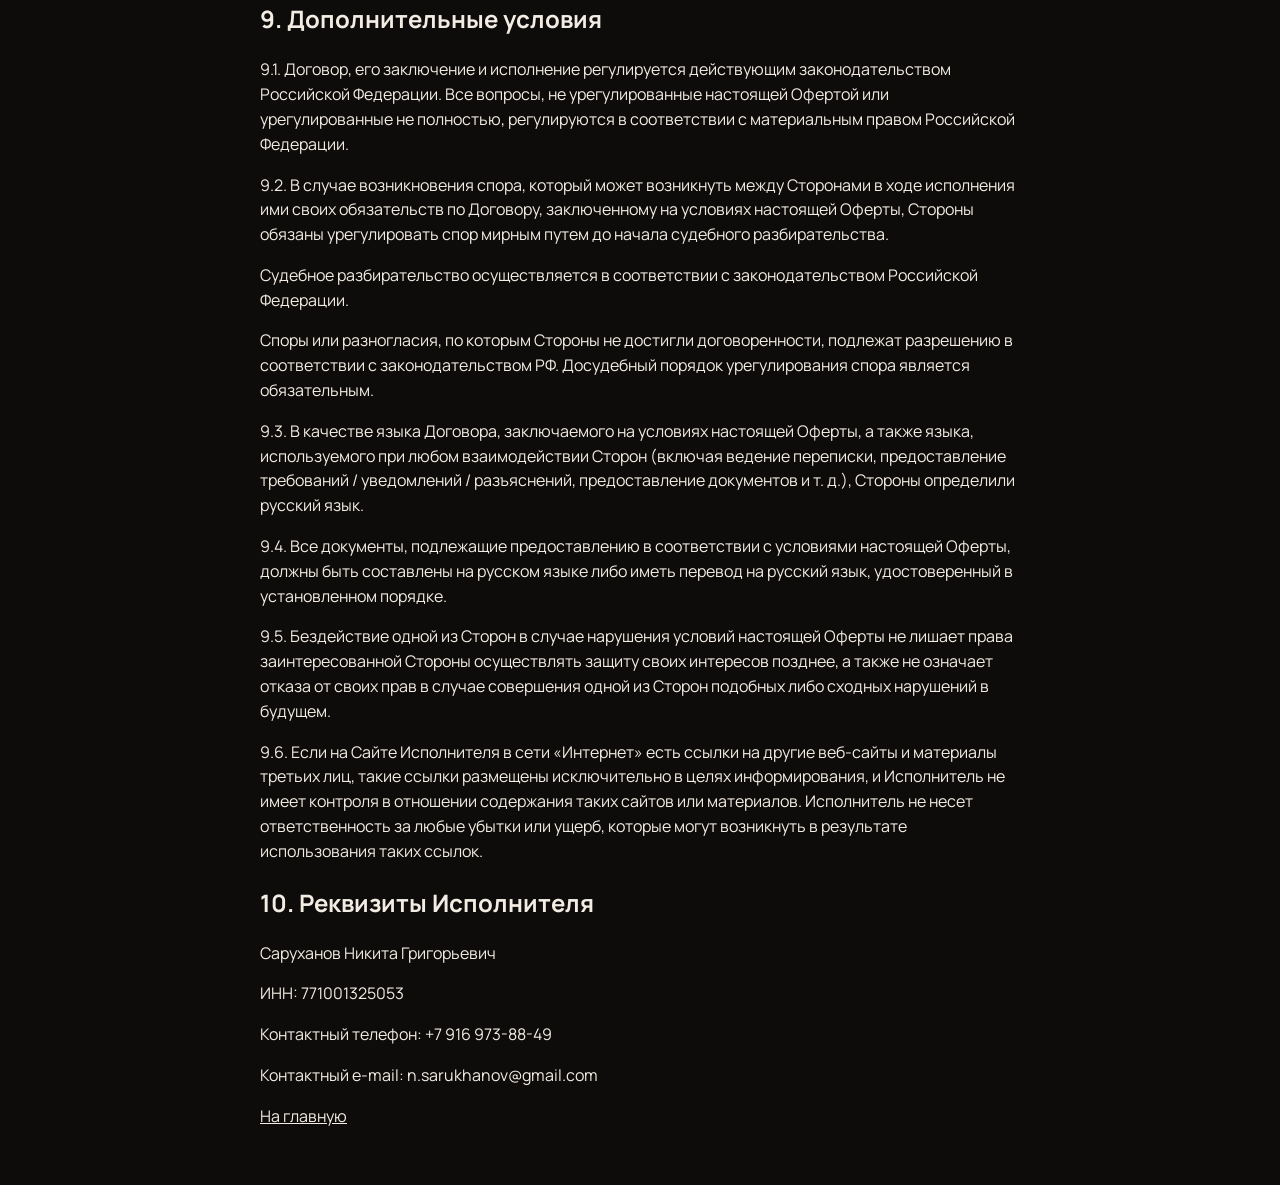
<file: oferta.html>
<!DOCTYPE html>
<html lang="ru">
<head>
  <meta charset="utf-8">
  <meta name="viewport" content="width=device-width,initial-scale=1">
  <title>Публичная оферта — Brick Sound</title>
  <meta name="robots" content="noindex">
  <link rel="icon" href="img/favicon.png">
  <link href="https://fonts.googleapis.com/css2?family=Manrope:wght@400;600&family=Unbounded:wght@600&display=swap" rel="stylesheet">
  <link rel="stylesheet" href="css/style.css">
</head>
<body>
<header class="header"><div class="wrap header-inner"><a class="logo" href="index.html">BRICK SOUND</a></div></header>
<main class="wrap" style="padding:80px 0 40px;max-width:760px">
  <h1>Публичная оферта о заключении договора об оказании услуг</h1>

  <h2>1. Общие положения</h2>
  <p>В настоящей Публичной оферте содержатся условия заключения Договора об оказании услуг (далее по тексту — «Договор об оказании услуг» и/или «Договор»).</p>
  <p>Настоящей офертой признается предложение, адресованное одному или нескольким конкретным лицам, которое достаточно определенно и выражает намерение лица, сделавшего предложение, считать себя заключившим Договор с адресатом, которым будет принято предложение.</p>
  <p>Совершение указанных в настоящей Оферте действий является подтверждением согласия обеих Сторон заключить Договор об оказании услуг на условиях, в порядке и объеме, изложенных в настоящей Оферте.</p>
  <p>Нижеизложенный текст Публичной оферты является официальным публичным предложением Исполнителя, адресованный заинтересованному кругу лиц заключить Договор об оказании услуг в соответствии с положениями пункта 2 статьи 437 Гражданского кодекса РФ.</p>
  <p>Договор об оказании услуг считается заключенным и приобретает силу с момента совершения Сторонами действий, предусмотренных в настоящей Оферте, и, означающих безоговорочное, а также полное принятие всех условий настоящей Оферты без каких-либо изъятий или ограничений на условиях присоединения.</p>

  <p><strong>Термины и определения:</strong></p>
  <p><strong>Договор</strong> — текст настоящей Оферты с Приложениями, являющимися неотъемлемой частью настоящей Оферты, акцептованный Заказчиком путем совершения конклюдентных действий, предусмотренных настоящей Офертой.</p>
  <p><strong>Конклюдентные действия</strong> — это поведение, которое выражает согласие с предложением контрагента заключить, изменить или расторгнуть договор. Действия состоят в полном или частичном выполнении условий, которые предложил контрагент.</p>
  <p><strong>Сайт Исполнителя в сети «Интернет»</strong> — совокупность программ для электронных вычислительных машин и иной информации, содержащейся в информационной системе, доступ к которой обеспечивается посредством сети «Интернет» по доменному имени и сетевому адресу: http://brick-sound.com/</p>
  <p><strong>Стороны Договора (Стороны)</strong> — Исполнитель и Заказчик.</p>
  <p><strong>Услуга</strong> — услуга, оказываемая Исполнителем Заказчику в порядке и на условиях, установленных настоящей Офертой.</p>

  <h2>2. Предмет Договора</h2>
  <p>2.1. Исполнитель обязуется оказать Заказчику Услуги, а Заказчик обязуется оплатить их в размере, порядке и сроки, установленные настоящим Договором.</p>
  <p>2.2. Наименование, количество, порядок и иные условия оказания Услуг определяются на основании сведений Исполнителя при оформлении заявки Заказчиком, либо устанавливаются на сайте Исполнителя в сети «Интернет» http://brick-sound.com/</p>
  <p>2.3. Исполнитель оказывает Услуги по настоящему Договору лично, либо с привлечением третьих лиц, при этом за действия третьих лиц Исполнитель отвечает перед Заказчиком как за свои собственные.</p>
  <p>2.4. Договор заключается путем акцепта настоящей Оферты через совершение конклюдентных действий, выраженных в:</p>
  <ul>
    <li>действиях, связанных с регистрацией учетной записи на Сайте Исполнителя в сети «Интернет» при наличии необходимости регистрации учетной записи;</li>
    <li>оформлении и направлении Заказчиком заявки в адрес Исполнителя для оказания Услуг;</li>
    <li>действиях, связанных с оплатой Услуг Заказчиком;</li>
    <li>действиях, связанных с оказанием Услуг Исполнителем.</li>
  </ul>
  <p>Данный перечень неисчерпывающий, могут быть и другие действия, которые ясно выражают намерение лица принять предложение контрагента.</p>

  <h2>3. Права и обязанности Сторон</h2>
  <h3>3.1. Права и обязанности Исполнителя:</h3>
  <p>3.1.1. Исполнитель обязуется оказать Услуги в соответствии с положениями настоящего Договора, в сроки и объеме, указанные в настоящем Договоре и (или) в порядке, указанном на Сайте Исполнителя.</p>
  <p>3.1.2. Исполнитель обязуется предоставлять Заказчику доступ к разделам Сайта, необходимым для получения информации, согласно пункту 2.1. Договора.</p>
  <p>3.1.3. Исполнитель несет ответственность за хранение и обработку персональных данных Заказчика, обеспечивает сохранение конфиденциальности этих данных и использует их исключительно для качественного оказания Услуг Заказчику.</p>
  <p>3.1.4. Исполнитель оставляет за собой право изменять сроки (период) оказания Услуг и условия настоящей Оферты в одностороннем порядке без предварительного уведомления Заказчика, публикуя указанные изменения на Сайте Исполнителя в сети «Интернет».<br>При этом новые / измененные условия, указываемые на Сайте, действуют только в отношении вновь заключаемых Договоров.</p>

  <h3>3.2. Права и обязанности Заказчика:</h3>
  <p>3.2.1. Заказчик обязан предоставлять достоверную информацию о себе при получении соответствующих Услуг.</p>
  <p>3.2.2. Заказчик обязуется не воспроизводить, не повторять, не копировать, не продавать, а также не использовать в каких бы то ни было целях информацию и материалы, не связанные с непосредственными результатами деятельности Исполнителя по договору оказания Услуг, ставшие ему доступными в связи с оказанием Услуг.</p>
  <p>3.2.3. Заказчик обязуется принять Услуги, оказанные Исполнителем.</p>
  <p>3.2.4. Заказчик вправе потребовать от Исполнителя вернуть денежные средства за неоказанные услуги, некачественно оказанные услуги, услуги, оказанные с нарушением сроков оказания, а также, если Заказчик решил отказаться от услуг по причинам, не связанным с нарушением обязательств со стороны Исполнителя, исключительно по основаниям, предусмотренным действующим законодательством Российской Федерации.</p>
  <p>3.2.5. Заказчик гарантирует, что все условия Договора ему понятны; Заказчик принимает условия без оговорок, а также в полном объеме.</p>

  <h2>4. Цена и порядок расчетов</h2>
  <p>4.1. Стоимость услуг Исполнителя, оказываемых Заказчиком и порядок их оплаты, определяются на основании сведений Исполнителя при оформлении заявки Заказчиком либо устанавливаются на Сайте Исполнителя в сети «Интернет»: http://brick-sound.com/</p>
  <p>4.2. Все расчеты по Договору производятся в безналичном порядке.</p>

  <h2>5. Конфиденциальность и безопасность</h2>
  <p>5.1. При реализации настоящего Договора Стороны обеспечивают конфиденциальность и безопасность персональных данных в соответствии с актуальной редакцией ФЗ от 27.07.2006 г. № 152-ФЗ «О персональных данных» и ФЗ от 27.07.2006 г. № 149-ФЗ «Об информации, информационных технологиях и о защите информации».</p>
  <p>5.2. Стороны обязуются сохранять конфиденциальность информации, полученной в ходе исполнения настоящего Договора, и принять все возможные меры, чтобы предохранить полученную информацию от разглашения.</p>
  <p>5.3. Под конфиденциальной информацией понимается любая информация, передаваемая Исполнителем и Заказчиком в процессе реализации Договора и подлежащая защите, исключения указаны ниже.</p>
  <p>5.4. Такая информация может содержаться в предоставляемых Исполнителю локальных нормативных актах, договорах, письмах, отчетах, аналитических материалах, результатах исследований, схемах, графиках, спецификациях и других документах, оформленных как на бумажных, так и на электронных носителях.</p>

  <h2>6. Форс-мажор</h2>
  <p>6.1. Стороны освобождаются от ответственности за неисполнение или ненадлежащее исполнение обязательств по Договору, если надлежащее исполнение оказалось невозможным вследствие непреодолимой силы, то есть чрезвычайных и непредотвратимых при данных условиях обстоятельств, под которыми понимаются: запретные действия властей, эпидемии, блокада, эмбарго, землетрясения, наводнения, пожары или другие стихийные бедствия.</p>
  <p>6.2. В случае наступления этих обстоятельств Сторона обязана в течение 30 (Тридцати) рабочих дней уведомить об этом другую Сторону.</p>
  <p>6.3. Документ, выданный уполномоченным государственным органом, является достаточным подтверждением наличия и продолжительности действия непреодолимой силы.</p>
  <p>6.4. Если обстоятельства непреодолимой силы продолжают действовать более 60 (Шестидесяти) рабочих дней, то каждая Сторона вправе отказаться от настоящего Договора в одностороннем порядке.</p>

  <h2>7. Ответственность Сторон</h2>
  <p>7.1. В случае неисполнения и/или ненадлежащего исполнения своих обязательств по Договору, Стороны несут ответственность в соответствии с условиями настоящей Оферты.</p>
  <p>7.2. Исполнитель не несет ответственности за неисполнение и/или ненадлежащее исполнение обязательств по Договору, если такое неисполнение и/или ненадлежащее исполнение произошло по вине Заказчика.</p>
  <p>7.3. Сторона, не исполнившая или ненадлежащим образом исполнившая обязательства по Договору, обязана возместить другой Стороне причиненные такими нарушениями убытки.</p>

  <h2>8. Срок действия настоящей Оферты</h2>
  <p>8.1. Оферта вступает в силу с момента размещения на Сайте Исполнителя и действует до момента её отзыва Исполнителем.</p>
  <p>8.2. Исполнитель оставляет за собой право внести изменения в условия Оферты и/или отозвать Оферту в любой момент по своему усмотрению. Сведения об изменении или отзыве Оферты доводятся до Заказчика по выбору Исполнителя посредством размещения на сайте Исполнителя в сети «Интернет», в Личном кабинете Заказчика, либо путем направления соответствующего уведомления на электронный или почтовый адрес, указанный Заказчиком при заключении Договора или в ходе его исполнения.</p>
  <p>8.3. Договор вступает в силу с момента Акцепта условий Оферты Заказчиком и действует до полного исполнения Сторонами обязательств по Договору.</p>
  <p>8.4. Изменения, внесенные Исполнителем в Договор и опубликованные на сайте в форме актуализированной Оферты, считаются принятыми Заказчиком в полном объеме.</p>

  <h2>9. Дополнительные условия</h2>
  <p>9.1. Договор, его заключение и исполнение регулируется действующим законодательством Российской Федерации. Все вопросы, не урегулированные настоящей Офертой или урегулированные не полностью, регулируются в соответствии с материальным правом Российской Федерации.</p>
  <p>9.2. В случае возникновения спора, который может возникнуть между Сторонами в ходе исполнения ими своих обязательств по Договору, заключенному на условиях настоящей Оферты, Стороны обязаны урегулировать спор мирным путем до начала судебного разбирательства.</p>
  <p>Судебное разбирательство осуществляется в соответствии с законодательством Российской Федерации.</p>
  <p>Споры или разногласия, по которым Стороны не достигли договоренности, подлежат разрешению в соответствии с законодательством РФ. Досудебный порядок урегулирования спора является обязательным.</p>
  <p>9.3. В качестве языка Договора, заключаемого на условиях настоящей Оферты, а также языка, используемого при любом взаимодействии Сторон (включая ведение переписки, предоставление требований / уведомлений / разъяснений, предоставление документов и т. д.), Стороны определили русский язык.</p>
  <p>9.4. Все документы, подлежащие предоставлению в соответствии с условиями настоящей Оферты, должны быть составлены на русском языке либо иметь перевод на русский язык, удостоверенный в установленном порядке.</p>
  <p>9.5. Бездействие одной из Сторон в случае нарушения условий настоящей Оферты не лишает права заинтересованной Стороны осуществлять защиту своих интересов позднее, а также не означает отказа от своих прав в случае совершения одной из Сторон подобных либо сходных нарушений в будущем.</p>
  <p>9.6. Если на Сайте Исполнителя в сети «Интернет» есть ссылки на другие веб-сайты и материалы третьих лиц, такие ссылки размещены исключительно в целях информирования, и Исполнитель не имеет контроля в отношении содержания таких сайтов или материалов. Исполнитель не несет ответственность за любые убытки или ущерб, которые могут возникнуть в результате использования таких ссылок.</p>

  <h2>10. Реквизиты Исполнителя</h2>
  <p>Саруханов Никита Григорьевич</p>
  <p>ИНН: 771001325053</p>
  <p>Контактный телефон: +7 916 973-88-49</p>
  <p>Контактный e-mail: n.sarukhanov@gmail.com</p>

  <p><a href="index.html">На главную</a></p>
</main>
<script src="js/config.js"></script>
</body></html>
</file>
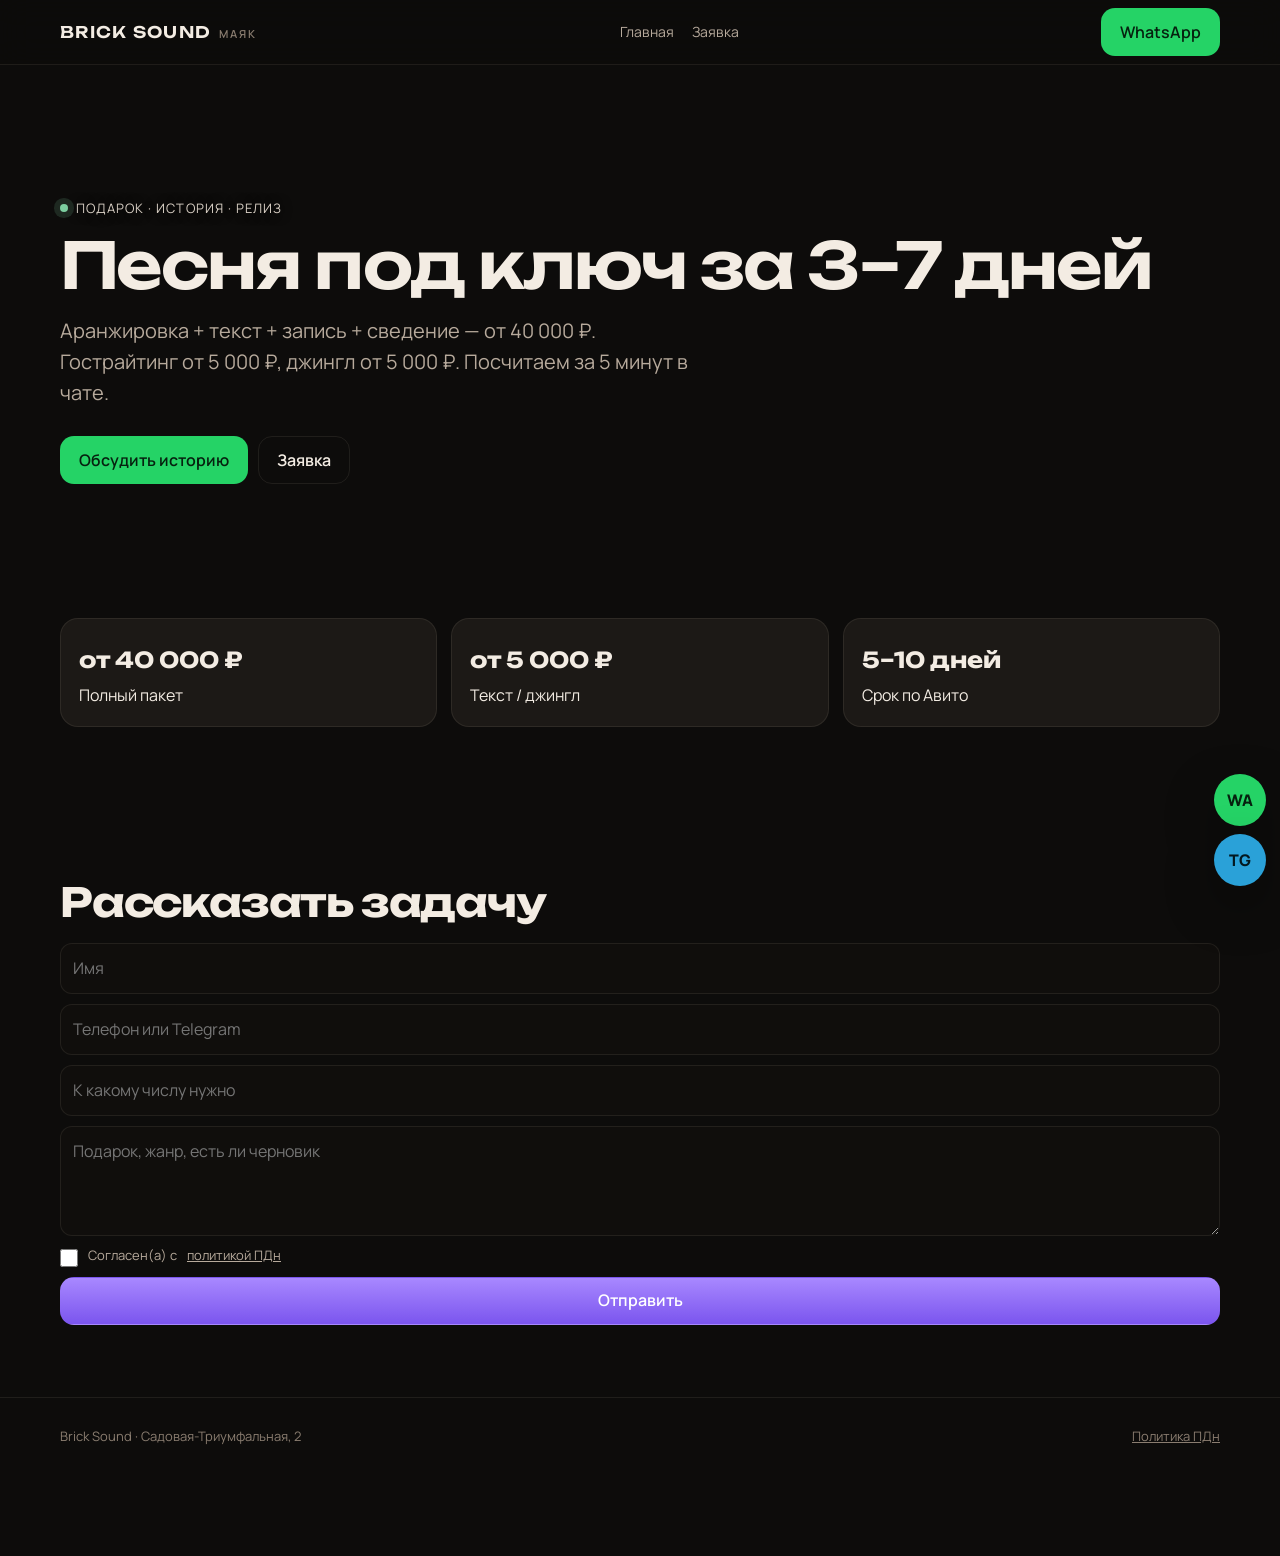
<file: pesnya-pod-klyuch.html>
<!DOCTYPE html>
<html lang="ru">
<head>
  <meta charset="utf-8">
  <meta name="viewport" content="width=device-width,initial-scale=1">
  <title>Песня под ключ за 3–7 дней — Brick Sound</title>
  <meta name="description" content="Песня под ключ от 40 000 ₽: минус, текст, запись и сведение. Студия у метро Маяковская, срок 3–7 дней.">
  <link rel="canonical" href="https://bricksound.ru/pesnya-pod-klyuch.html">
  <meta property="og:image" content="img/og.jpg">
  <link rel="icon" href="img/favicon.png">
  <link href="https://fonts.googleapis.com/css2?family=Manrope:wght@400;600;700&family=Unbounded:wght@600&display=swap" rel="stylesheet">
  <link rel="stylesheet" href="css/style.css">
</head>
<body>
<header class="header"><div class="wrap header-inner">
  <a class="logo" href="index.html">BRICK SOUND <span>МАЯК</span></a>
  <nav class="nav"><a href="index.html">Главная</a><a href="#lead">Заявка</a></nav>
  <a class="btn btn-wa nav-cta" data-wa href="#">WhatsApp</a>
  <button class="burger" aria-label="Меню">☰</button>
</div></header>
<main>
  <section class="landing-hero wrap">
    <p class="kicker"><i></i> подарок · история · релиз</p>
    <h1>Песня под ключ за 3–7 дней</h1>
    <p class="lead">Аранжировка + текст + запись + сведение — от 40 000 ₽. Гострайтинг от 5 000 ₽, джингл от 5 000 ₽. Посчитаем за 5 минут в чате.</p>
    <div class="hero-actions">
      <a class="btn btn-wa" data-wa href="#">Обсудить историю</a>
      <a class="btn btn-ghost" href="#lead">Заявка</a>
    </div>
  </section>
  <section class="wrap grid-3">
    <div class="pack"><strong>от 40 000 ₽</strong>Полный пакет</div>
    <div class="pack"><strong>от 5 000 ₽</strong>Текст / джингл</div>
    <div class="pack"><strong>5–10 дней</strong>Срок по Авито</div>
  </section>
  <section id="lead" class="wrap">
    <h2 class="sec-title">Рассказать задачу</h2>
    <form id="lead-form">
      <input class="hp" name="company" tabindex="-1" autocomplete="off">
      <input name="name" required placeholder="Имя">
      <input name="contact" required placeholder="Телефон или Telegram">
      <input type="hidden" name="service" value="Песня под ключ">
      <input name="when" placeholder="К какому числу нужно">
      <textarea name="comment" placeholder="Подарок, жанр, есть ли черновик"></textarea>
      <label class="check"><input type="checkbox" name="agree" required> Согласен(а) с <a href="privacy.html">политикой ПДн</a></label>
      <button class="btn btn-accent" type="submit">Отправить</button>
    </form>
    <div class="form-ok"><p>Напишите в WhatsApp — ответим быстрее.</p><a class="btn btn-wa" data-wa-msg href="#">Открыть WhatsApp</a></div>
  </section>
</main>
<footer><div class="wrap foot"><div>Brick Sound · Садовая-Триумфальная, 2</div><div><a href="privacy.html">Политика ПДн</a></div></div></footer>
<div class="sticky-msg"><a class="wa" data-wa href="#">WA</a><a class="tg" data-tg href="#">TG</a></div>
<script src="js/config.js"></script><script src="js/main.js"></script>
</body></html>
</file>
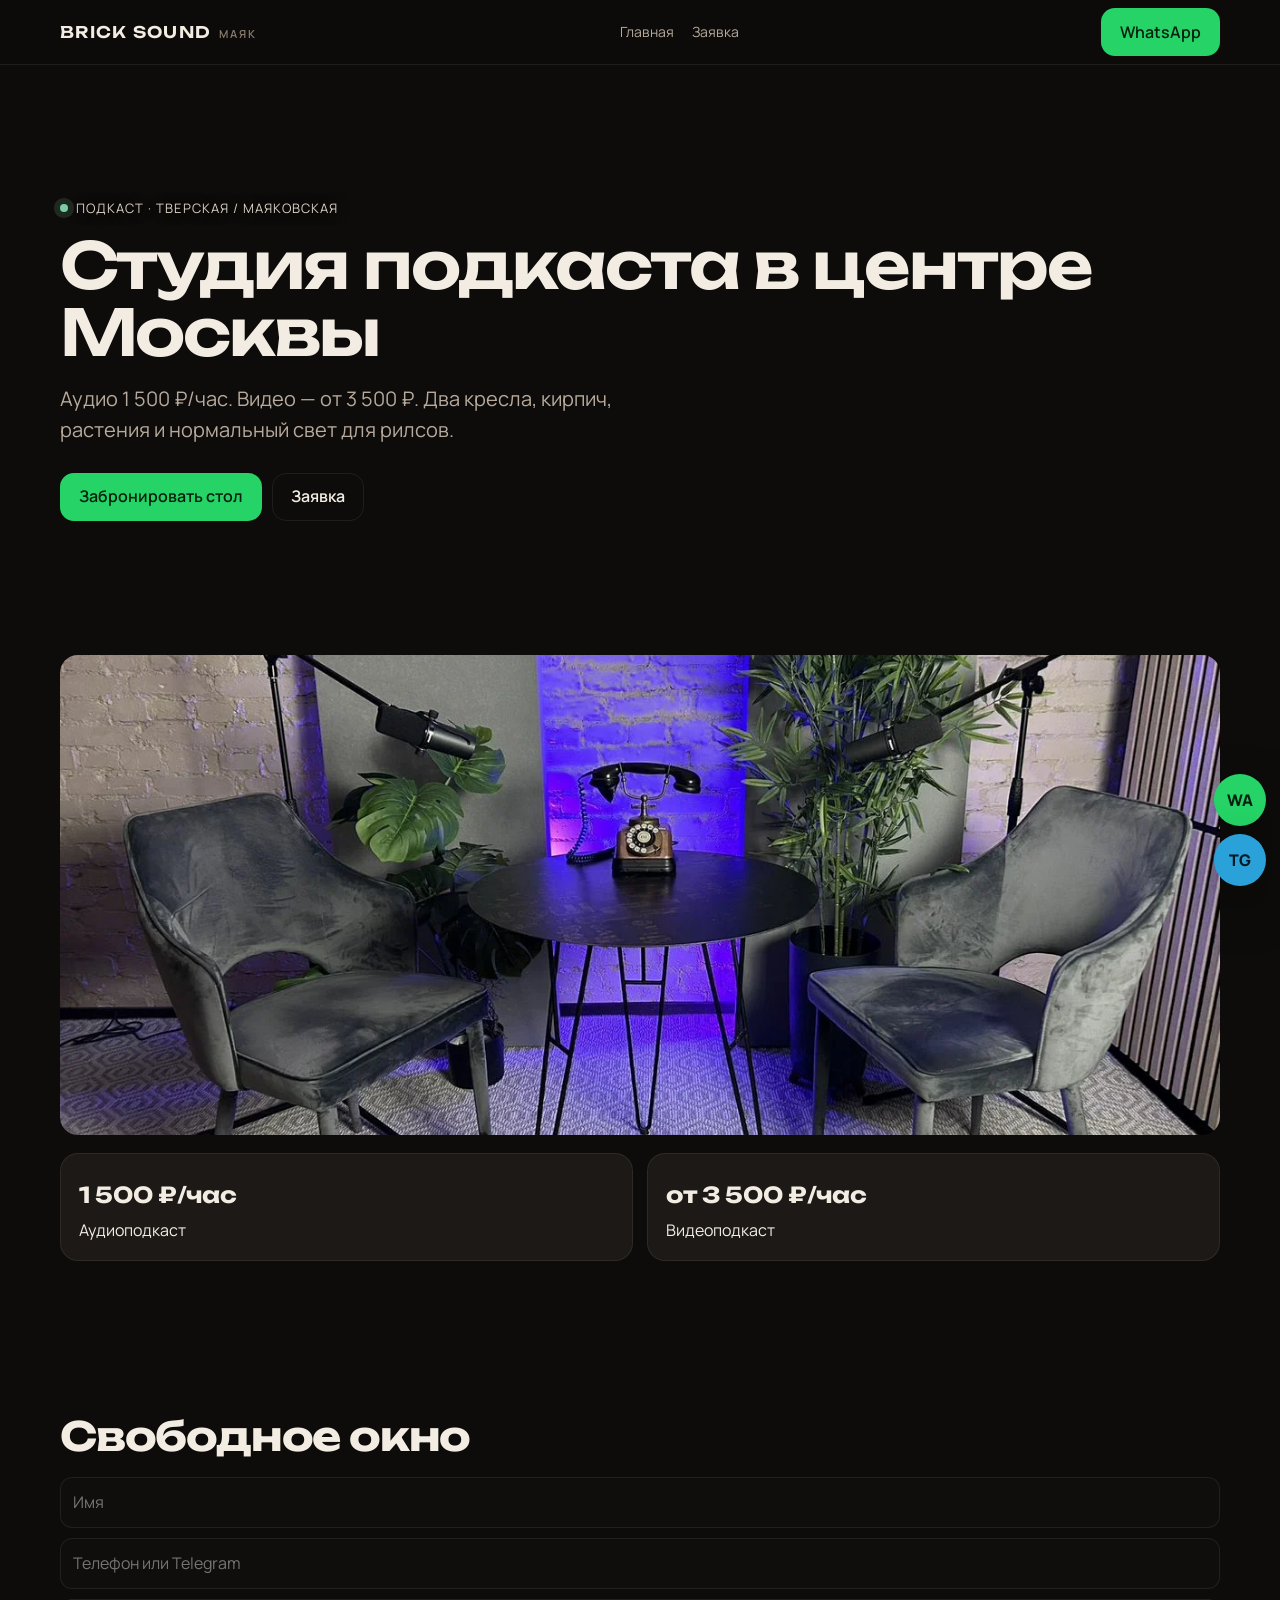
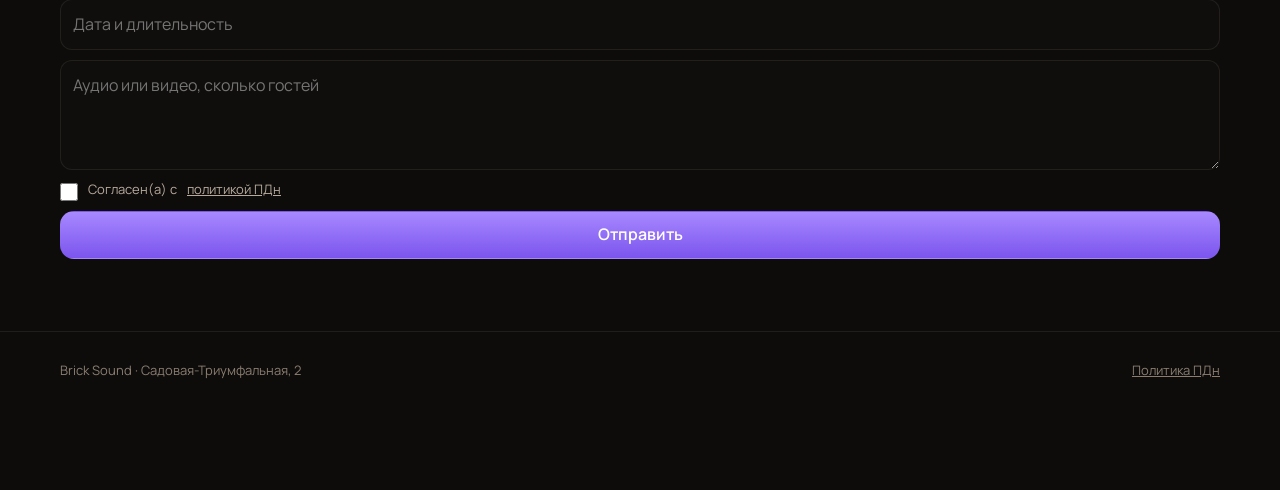
<file: podcast.html>
<!DOCTYPE html>
<html lang="ru">
<head>
  <meta charset="utf-8">
  <meta name="viewport" content="width=device-width,initial-scale=1">
  <title>Студия подкаста на Тверской — Brick Sound</title>
  <meta name="description" content="Аудиоподкаст 1500 ₽/час, видеоподкаст от 3500 ₽. Студия у метро Маяковская, два микрофона, живой зал.">
  <link rel="canonical" href="https://bricksound.ru/podcast.html">
  <meta property="og:image" content="img/og.jpg">
  <link rel="icon" href="img/favicon.png">
  <link href="https://fonts.googleapis.com/css2?family=Manrope:wght@400;600;700&family=Unbounded:wght@600&display=swap" rel="stylesheet">
  <link rel="stylesheet" href="css/style.css">
</head>
<body>
<header class="header"><div class="wrap header-inner">
  <a class="logo" href="index.html">BRICK SOUND <span>МАЯК</span></a>
  <nav class="nav"><a href="index.html">Главная</a><a href="#lead">Заявка</a></nav>
  <a class="btn btn-wa nav-cta" data-wa href="#">WhatsApp</a>
  <button class="burger" aria-label="Меню">☰</button>
</div></header>
<main>
  <section class="landing-hero wrap">
    <p class="kicker"><i></i> подкаст · Тверская / Маяковская</p>
    <h1>Студия подкаста в центре Москвы</h1>
    <p class="lead">Аудио 1 500 ₽/час. Видео — от 3 500 ₽. Два кресла, кирпич, растения и нормальный свет для рилсов.</p>
    <div class="hero-actions">
      <a class="btn btn-wa" data-wa href="#">Забронировать стол</a>
      <a class="btn btn-ghost" href="#lead">Заявка</a>
    </div>
  </section>
  <section class="wrap">
    <img src="img/studio-01.webp" alt="Подкаст-зона Brick Sound с двумя микрофонами" style="border-radius:18px;width:100%;max-height:480px;object-fit:cover">
    <div class="grid-2" style="margin-top:18px">
      <div class="pack"><strong>1 500 ₽/час</strong>Аудиоподкаст</div>
      <div class="pack"><strong>от 3 500 ₽/час</strong>Видеоподкаст</div>
    </div>
  </section>
  <section id="lead" class="wrap">
    <h2 class="sec-title">Свободное окно</h2>
    <form id="lead-form">
      <input class="hp" name="company" tabindex="-1" autocomplete="off">
      <input name="name" required placeholder="Имя">
      <input name="contact" required placeholder="Телефон или Telegram">
      <input type="hidden" name="service" value="Подкаст">
      <input name="when" placeholder="Дата и длительность">
      <textarea name="comment" placeholder="Аудио или видео, сколько гостей"></textarea>
      <label class="check"><input type="checkbox" name="agree" required> Согласен(а) с <a href="privacy.html">политикой ПДн</a></label>
      <button class="btn btn-accent" type="submit">Отправить</button>
    </form>
    <div class="form-ok"><p>Напишите в WhatsApp — ответим быстрее.</p><a class="btn btn-wa" data-wa-msg href="#">Открыть WhatsApp</a></div>
  </section>
</main>
<footer><div class="wrap foot"><div>Brick Sound · Садовая-Триумфальная, 2</div><div><a href="privacy.html">Политика ПДн</a></div></div></footer>
<div class="sticky-msg"><a class="wa" data-wa href="#">WA</a><a class="tg" data-tg href="#">TG</a></div>
<script src="js/config.js"></script><script src="js/main.js"></script>
</body></html>
</file>
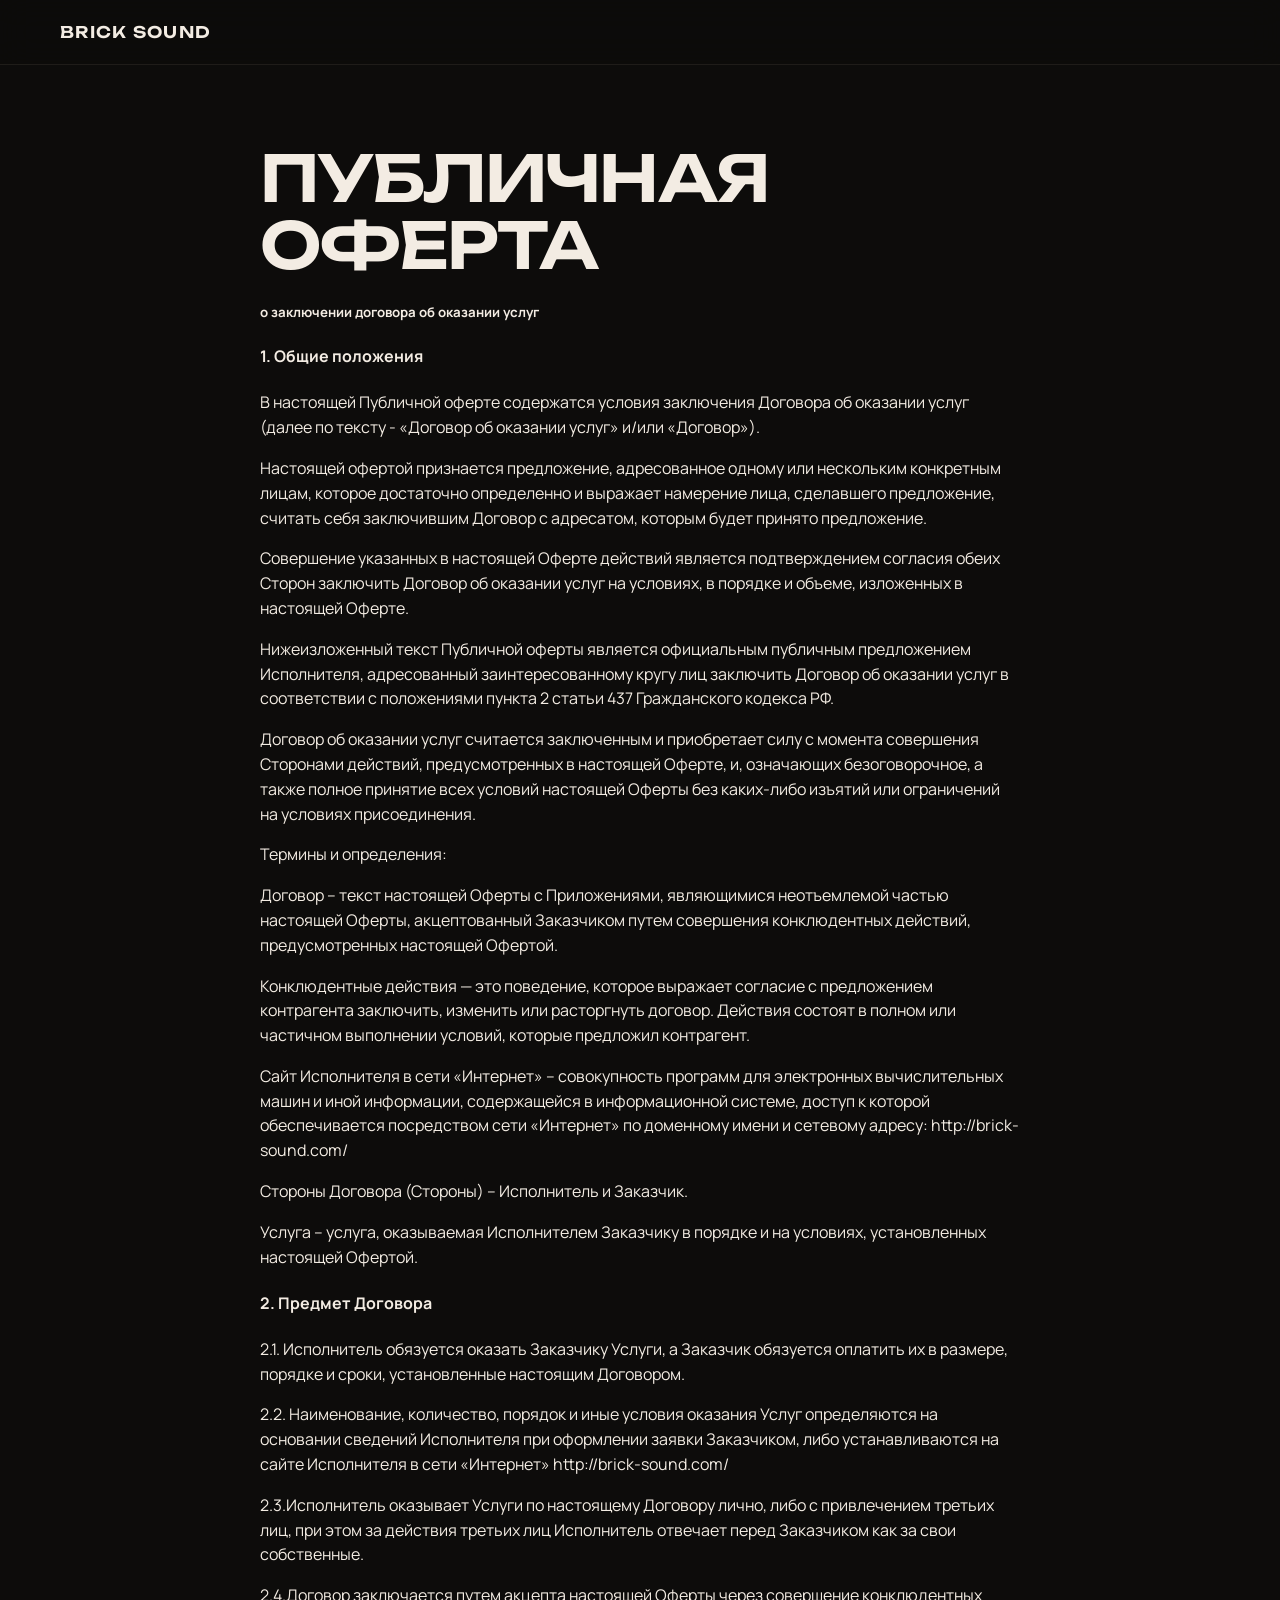
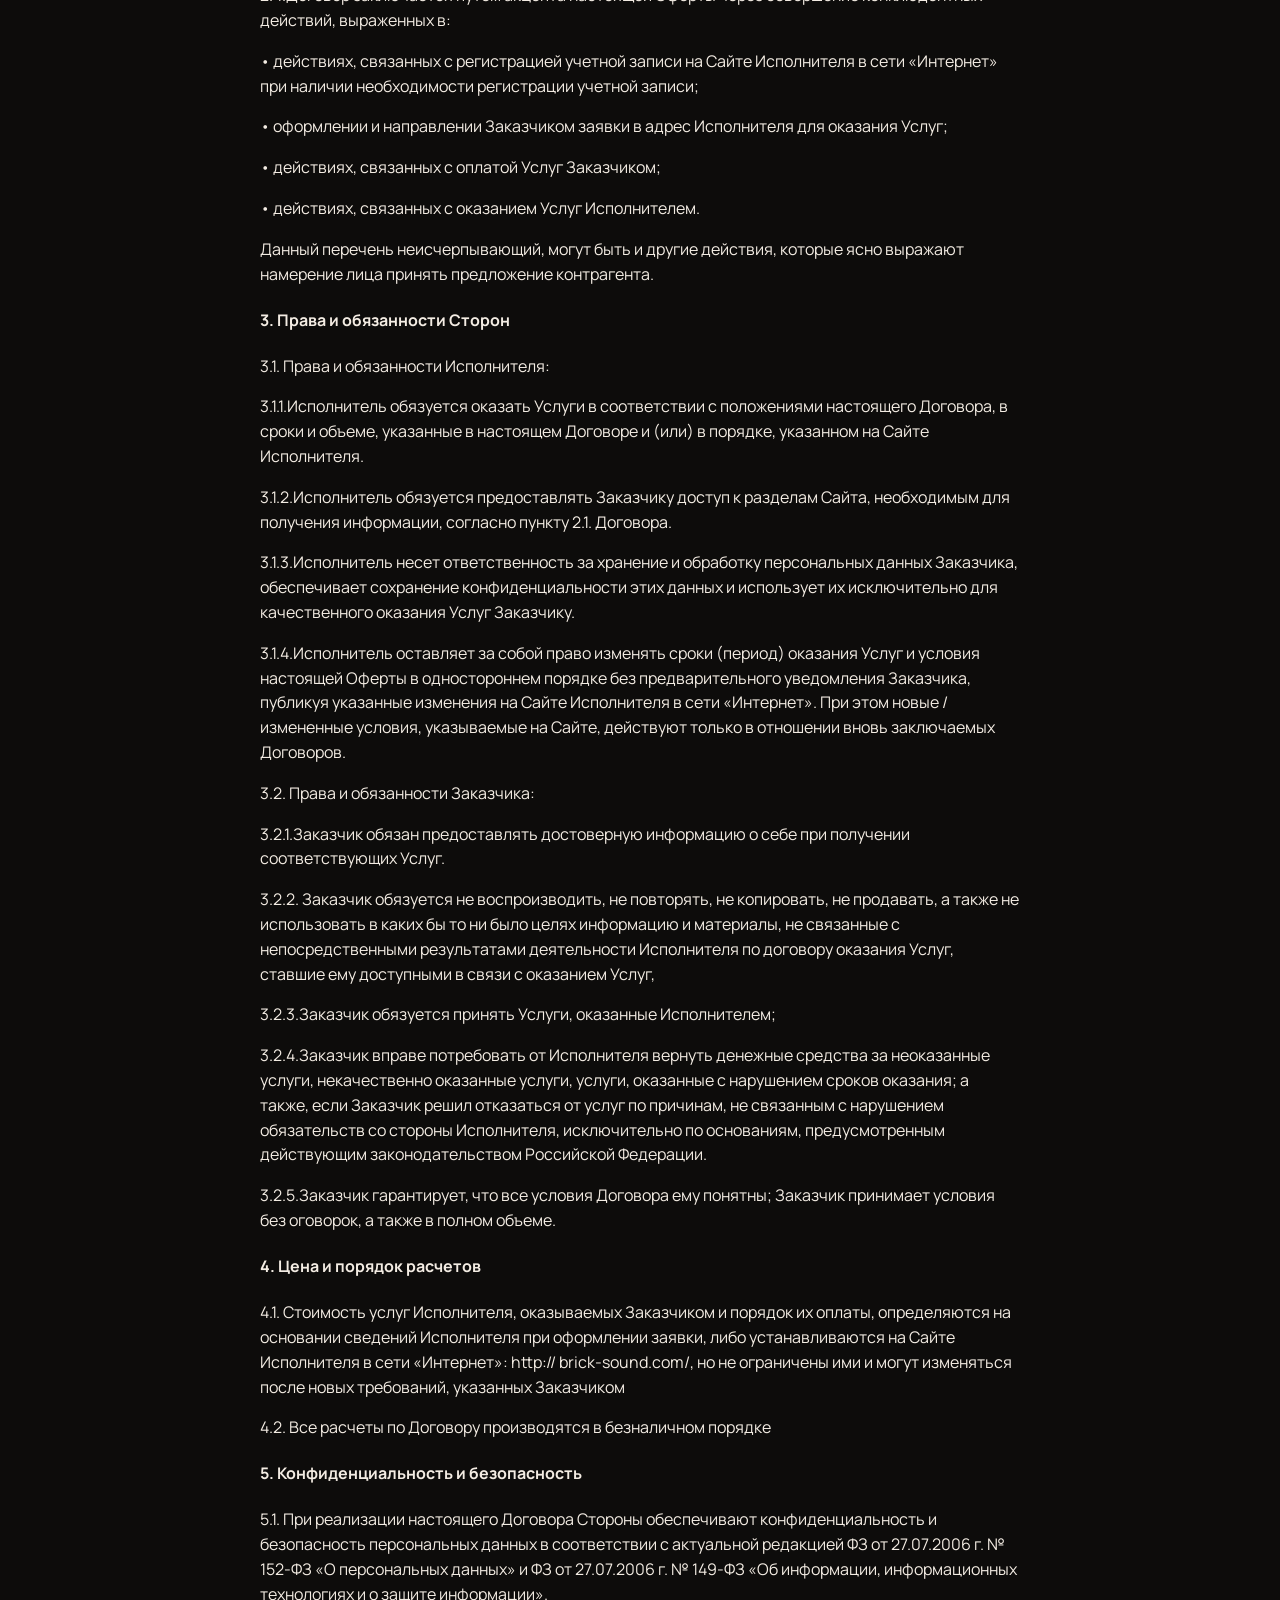
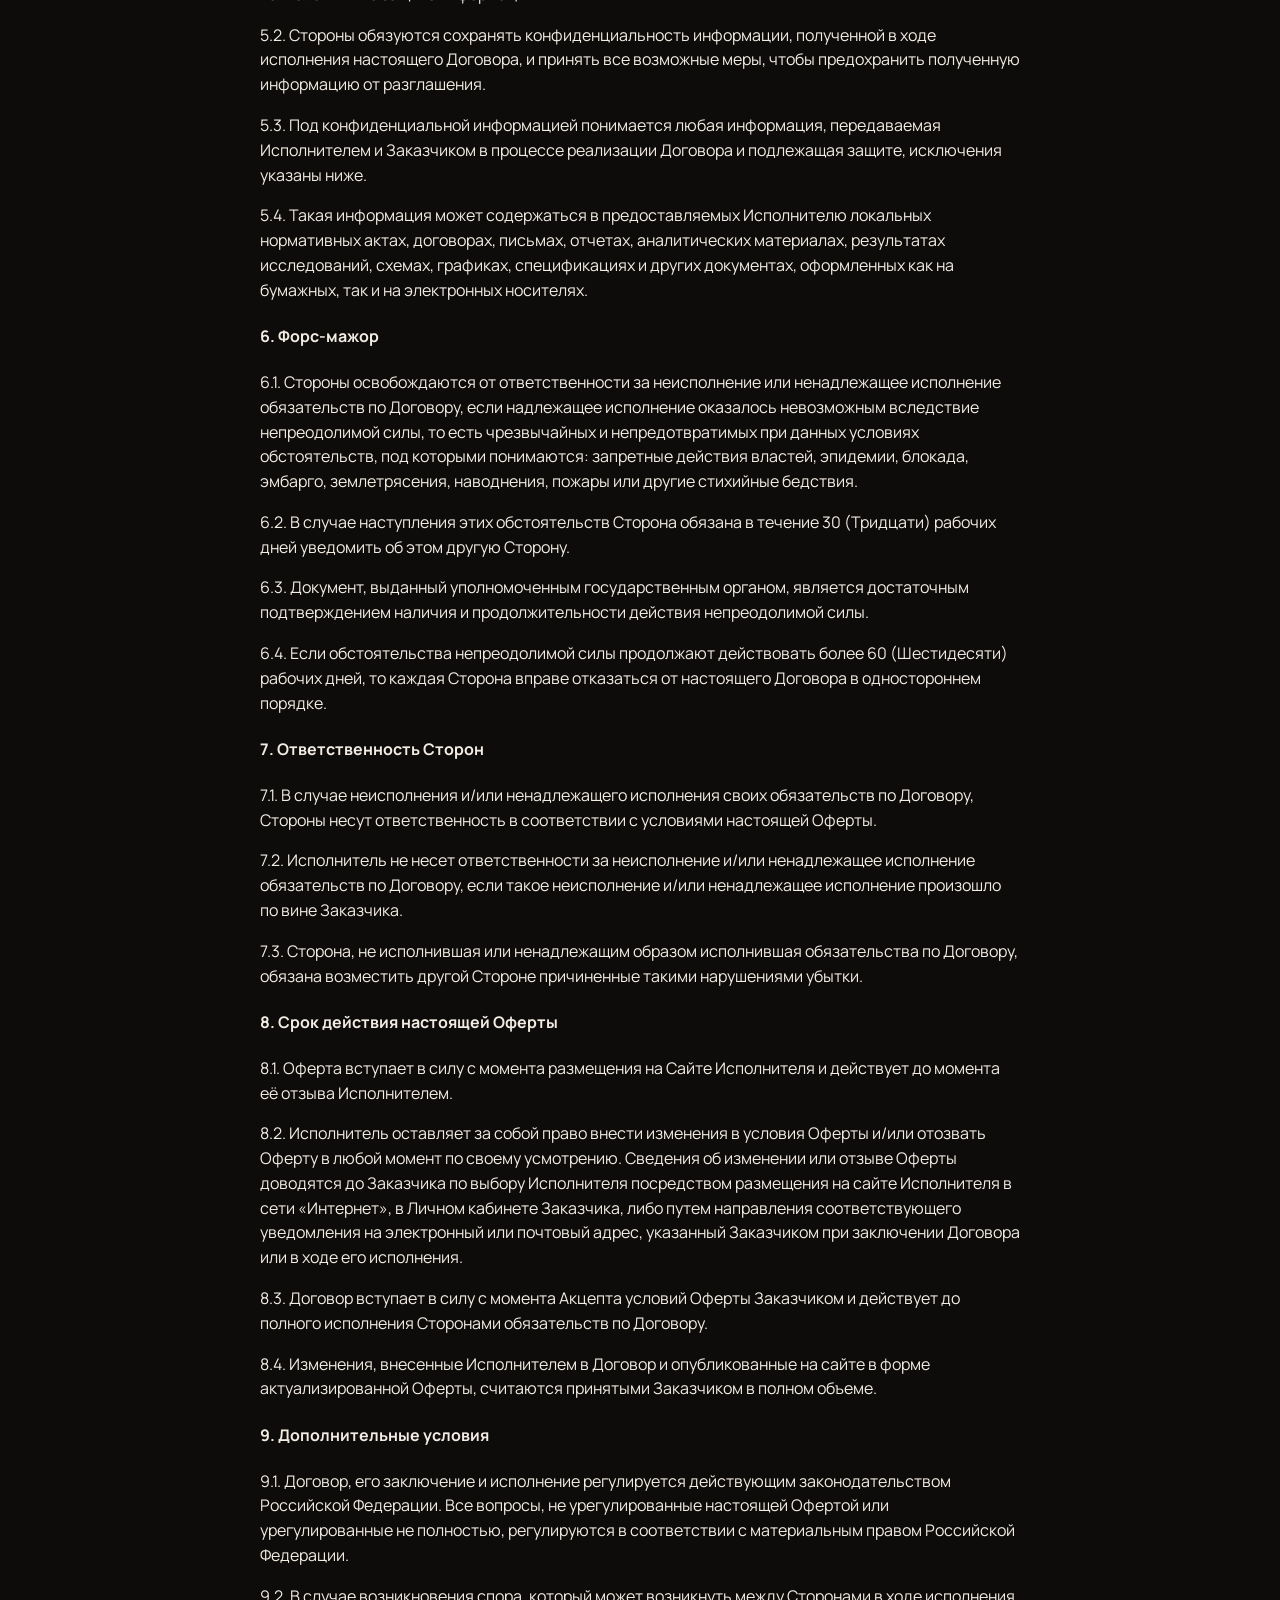
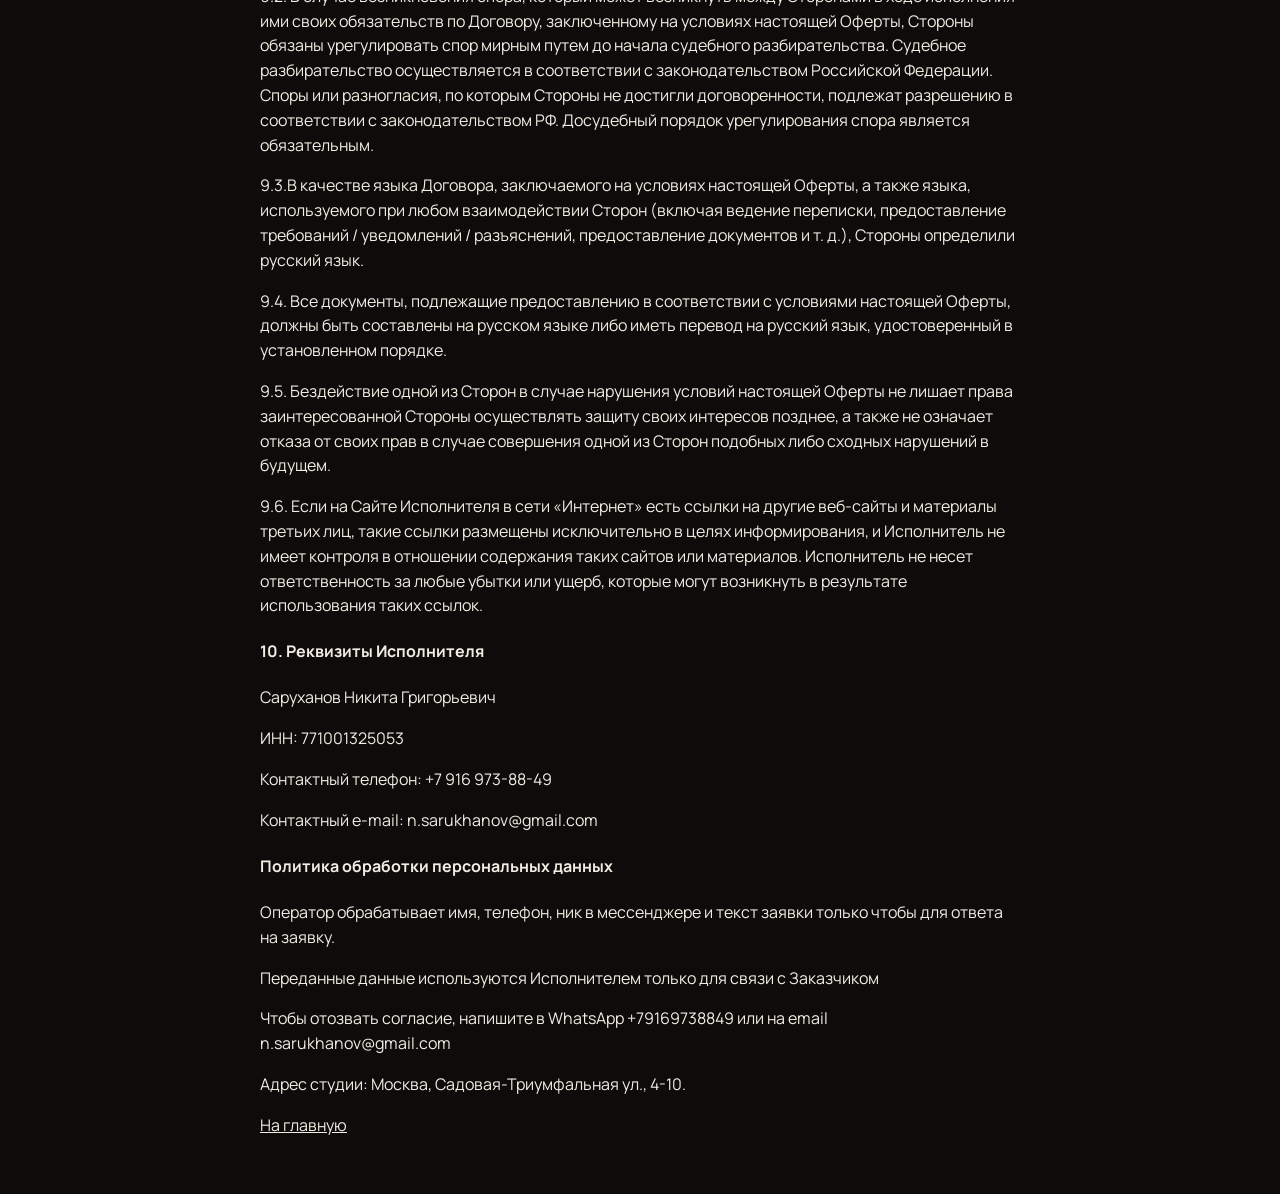
<file: privacy.html>
<!DOCTYPE html>
<html lang="ru">
<head>
  <meta charset="utf-8">
  <meta name="viewport" content="width=device-width,initial-scale=1">
  <title>Политика обработки персональных данных — Brick Sound</title>
  <meta name="robots" content="noindex">
  <link rel="icon" href="img/favicon.png">
  <link href="https://fonts.googleapis.com/css2?family=Manrope:wght@400;600&family=Unbounded:wght@600&display=swap" rel="stylesheet">
  <link rel="stylesheet" href="css/style.css">
</head>
<body>
<header class="header"><div class="wrap header-inner"><a class="logo" href="index.html">BRICK SOUND</a></div></header>
<main class="wrap" style="padding:80px 0 40px;max-width:760px">
  <h1>ПУБЛИЧНАЯ ОФЕРТА </h1>
<h5></p>о заключении договора об оказании услуг</h5>
<h4>1. Общие положения </h4>
<p>В настоящей Публичной оферте содержатся условия заключения Договора об 
оказании услуг (далее по тексту - «Договор об оказании услуг» и/или «Договор»).</p> 
<p>Настоящей офертой признается предложение, адресованное одному или нескольким 
конкретным лицам, которое достаточно определенно и выражает намерение лица, 
сделавшего предложение, считать себя заключившим Договор с адресатом, которым будет 
принято предложение. </p>
<p>Совершение указанных в настоящей Оферте действий является подтверждением 
согласия обеих Сторон заключить Договор об оказании услуг на условиях, в порядке и 
объеме, изложенных в настоящей Оферте. </p>
<p>Нижеизложенный текст Публичной оферты является официальным публичным 
предложением Исполнителя, адресованный заинтересованному кругу лиц заключить 
Договор об оказании услуг в соответствии с положениями пункта 2 статьи 437 
Гражданского кодекса РФ. </p>
<p>Договор об оказании услуг считается заключенным и приобретает силу с момента 
совершения Сторонами действий, предусмотренных в настоящей Оферте, и, означающих 
безоговорочное, а также полное принятие всех условий настоящей Оферты без каких-либо 
изъятий или ограничений на условиях присоединения. </p>
<p>Термины и определения: </p>
<p>Договор – текст настоящей Оферты с Приложениями, являющимися неотъемлемой 
частью настоящей Оферты, акцептованный Заказчиком путем совершения конклюдентных 
действий, предусмотренных настоящей Офертой. </p> 
    
<p>Конклюдентные действия — это поведение, которое выражает согласие с предложением 
контрагента заключить, изменить или расторгнуть договор. Действия состоят в полном 
или частичном выполнении условий, которые предложил контрагент.  </p> 
    
<p>Сайт Исполнителя в сети «Интернет» – совокупность программ для электронных 
вычислительных машин и иной информации, содержащейся в информационной системе, 
доступ к которой обеспечивается посредством сети «Интернет» по доменному имени и 
сетевому адресу: http://brick-sound.com/ </p> 
    
<p>Стороны Договора (Стороны) – Исполнитель и Заказчик. </p> 
    
<p>Услуга – услуга, оказываемая Исполнителем Заказчику в порядке и на условиях, 
установленных настоящей Офертой. </p> 
    
<h4>2. Предмет Договора </h4> 

<p>2.1. Исполнитель обязуется оказать Заказчику Услуги, а Заказчик обязуется оплатить их 
в размере, порядке и сроки, установленные настоящим Договором. </p> 
    
<p>2.2. Наименование, количество, порядок и иные условия оказания Услуг определяются 
на основании сведений Исполнителя при оформлении заявки Заказчиком, либо устанавливаются на сайте Исполнителя в сети «Интернет» http://brick-sound.com/  </p> 
    
<p>2.3.Исполнитель оказывает Услуги по настоящему Договору лично, либо с привлечением третьих лиц, при этом за действия третьих лиц Исполнитель отвечает перед Заказчиком как за свои собственные. </p> 
<p>2.4.Договор заключается путем акцепта настоящей Оферты через совершение конклюдентных действий, выраженных в: </p> 
<p>• действиях, связанных с регистрацией учетной записи на Сайте Исполнителя в сети 
«Интернет» при наличии необходимости регистрации учетной записи; </p> 
<p>• оформлении и направлении Заказчиком заявки в адрес Исполнителя для оказания Услуг; </p> 
<p>• действиях, связанных с оплатой Услуг Заказчиком; </p> 
<p>• действиях, связанных с оказанием Услуг Исполнителем. </p> 
<p>Данный перечень неисчерпывающий, могут быть и другие действия, которые ясно 
выражают намерение лица принять предложение контрагента.  </p> 
    
<h4>3. Права и обязанности Сторон </h4> 
<p>3.1. Права и обязанности Исполнителя: </p> 
<p>3.1.1.Исполнитель обязуется оказать Услуги в соответствии с положениями настоящего 
Договора, в сроки и объеме, указанные в настоящем Договоре и (или) в порядке, 
указанном на Сайте Исполнителя. </p> 
<p>3.1.2.Исполнитель обязуется предоставлять Заказчику доступ к разделам Сайта, 
необходимым для получения информации, согласно пункту 2.1. Договора. </p> 
<p>3.1.3.Исполнитель несет ответственность за хранение и обработку персональных данных 
Заказчика, обеспечивает сохранение конфиденциальности этих данных и использует 
их исключительно для качественного оказания Услуг Заказчику. </p> 
<p>3.1.4.Исполнитель оставляет за собой право изменять сроки (период) оказания Услуг и 
условия настоящей Оферты в одностороннем порядке без предварительного 
уведомления Заказчика, публикуя указанные изменения на Сайте Исполнителя в сети 
«Интернет».  При этом новые / измененные условия, указываемые на Сайте, действуют только в 
отношении вновь заключаемых Договоров. </p> 
<p>3.2. Права и обязанности Заказчика: </p> 
<p>3.2.1.Заказчик обязан предоставлять достоверную информацию о себе при получении 
соответствующих Услуг. </p> 
<p>3.2.2. Заказчик обязуется не воспроизводить, не повторять, не копировать, не продавать, 
а также не использовать в каких бы то ни было целях информацию и материалы, не 
связанные с непосредственными результатами деятельности Исполнителя по 
договору оказания Услуг, ставшие ему доступными в связи с оказанием Услуг,  </p> 
<p>3.2.3.Заказчик обязуется принять Услуги, оказанные Исполнителем; </p> 
<p>3.2.4.Заказчик вправе потребовать от Исполнителя вернуть денежные средства за 
неоказанные услуги, некачественно оказанные услуги, услуги, оказанные с 
нарушением сроков оказания; а также, если Заказчик решил отказаться от услуг по 
причинам, не связанным с нарушением обязательств со стороны Исполнителя, 
исключительно по основаниям, предусмотренным действующим законодательством 
Российской Федерации. </p> 
<p>3.2.5.Заказчик гарантирует, что все условия Договора ему понятны; Заказчик принимает 
условия без оговорок, а также в полном объеме. </p> 
<h4>4. Цена и порядок расчетов </h4>
<p>4.1. Стоимость услуг Исполнителя, оказываемых Заказчиком и порядок их оплаты, определяются на основании сведений Исполнителя при оформлении заявки, либо устанавливаются на Сайте Исполнителя в сети «Интернет»: http://
brick-sound.com/, но не ограничены ими и могут изменяться после новых требований, указанных Заказчиком</p> 
<p>4.2. Все расчеты по Договору производятся в безналичном порядке</p> 
<h4>5. Конфиденциальность и безопасность</h4>
<p>5.1. При реализации настоящего Договора Стороны обеспечивают конфиденциальность 
и безопасность персональных данных в соответствии с актуальной редакцией ФЗ от 
27.07.2006 г. № 152-ФЗ «О персональных данных» и ФЗ от 27.07.2006 г. № 149-ФЗ 
«Об информации, информационных технологиях и о защите информации».</p> 
<p>5.2. Стороны обязуются сохранять конфиденциальность информации, полученной в 
ходе исполнения настоящего Договора, и принять все возможные меры, чтобы 
предохранить полученную информацию от разглашения. </p> 
<p>5.3. Под конфиденциальной информацией понимается любая информация, 
передаваемая Исполнителем и Заказчиком в процессе реализации Договора и 
подлежащая защите, исключения указаны ниже.</p> 
<p>5.4. Такая информация может содержаться в предоставляемых Исполнителю локальных 
нормативных актах, договорах, письмах, отчетах, аналитических материалах, 
результатах исследований, схемах, графиках, спецификациях и других документах, 
оформленных как на бумажных, так и на электронных носителях.</p> 
<h4>6. Форс-мажор</h4>
<p>6.1. Стороны освобождаются от ответственности за неисполнение или ненадлежащее 
исполнение обязательств по Договору, если надлежащее исполнение оказалось 
невозможным вследствие непреодолимой силы, то есть чрезвычайных и 
непредотвратимых при данных условиях обстоятельств, под которыми понимаются: 
запретные действия властей, эпидемии, блокада, эмбарго, землетрясения, 
наводнения, пожары или другие стихийные бедствия.  </p>
<p>6.2. В случае наступления этих обстоятельств Сторона обязана в течение 30 (Тридцати) 
рабочих дней уведомить об этом другую Сторону.</p>
<p>6.3. Документ, выданный уполномоченным государственным органом, является 
достаточным подтверждением наличия и продолжительности действия 
непреодолимой силы.  </p>
<p>6.4. Если обстоятельства непреодолимой силы продолжают действовать более 60 
(Шестидесяти) рабочих дней, то каждая Сторона вправе отказаться от настоящего 
Договора в одностороннем порядке.  </p>

<h4>7. Ответственность Сторон</h4>
<p>7.1. В случае неисполнения и/или ненадлежащего исполнения своих обязательств по 
Договору, Стороны несут ответственность в соответствии с условиями настоящей 
Оферты.</p>
<p>7.2. Исполнитель не несет ответственности за неисполнение и/или ненадлежащее 
исполнение обязательств по Договору, если такое неисполнение и/или 
ненадлежащее исполнение произошло по вине Заказчика.</p>
<p>7.3. Сторона, не исполнившая или ненадлежащим образом исполнившая обязательства 
по Договору, обязана возместить другой Стороне причиненные такими 
нарушениями убытки.</p>

  
<h4>8. Срок действия настоящей Оферты</h4>
<p>8.1. Оферта вступает в силу с момента размещения на Сайте Исполнителя и действует 
до момента её отзыва Исполнителем.</p>
<p>8.2. Исполнитель оставляет за собой право внести изменения в условия Оферты и/или 
отозвать Оферту в любой момент по своему усмотрению. Сведения об изменении 
или отзыве Оферты доводятся до Заказчика по выбору Исполнителя посредством 
размещения на сайте Исполнителя в сети «Интернет», в Личном кабинете 
Заказчика, либо путем направления соответствующего уведомления на 
электронный или почтовый адрес, указанный Заказчиком при заключении Договора 
или в ходе его исполнения.</p>
<p>8.3. Договор вступает в силу с момента Акцепта условий Оферты Заказчиком и 
действует до полного исполнения Сторонами обязательств по Договору.
<p>8.4. Изменения, внесенные Исполнителем в Договор и опубликованные на сайте в 
форме актуализированной Оферты, считаются принятыми Заказчиком в полном 
объеме.</p>
<h4>9. Дополнительные условия </h4>
<p>9.1. Договор, его заключение и исполнение регулируется действующим 
законодательством Российской Федерации. Все вопросы, не урегулированные 
настоящей Офертой или урегулированные не полностью, регулируются в 
соответствии с материальным правом Российской Федерации. </p>
<p>9.2. В случае возникновения спора, который может возникнуть между Сторонами в ходе 
исполнения ими своих обязательств по Договору, заключенному на условиях 
настоящей Оферты, Стороны обязаны урегулировать спор мирным путем до начала 
судебного разбирательства.  
Судебное разбирательство осуществляется в соответствии с законодательством 
Российской Федерации.  
Споры или разногласия, по которым Стороны не достигли договоренности, подлежат 
разрешению в соответствии с законодательством РФ. Досудебный порядок 
урегулирования спора является обязательным. </p>
<p>9.3.В качестве языка Договора, заключаемого на условиях настоящей Оферты, а также 
языка, используемого при любом взаимодействии Сторон (включая ведение 
переписки, предоставление требований / уведомлений / разъяснений, 
предоставление документов и т. д.), Стороны определили русский язык. </p>
<p>9.4. Все документы, подлежащие предоставлению в соответствии с условиями 
настоящей Оферты, должны быть составлены на русском языке либо иметь перевод 
на русский язык, удостоверенный в установленном порядке. </p>
<p>9.5. Бездействие одной из Сторон в случае нарушения условий настоящей Оферты не 
лишает права заинтересованной Стороны осуществлять защиту своих интересов 
позднее, а также не означает отказа от своих прав в случае совершения одной из 
Сторон подобных либо сходных нарушений в будущем. </p>
<p>9.6. Если на Сайте Исполнителя в сети «Интернет» есть ссылки на другие веб-сайты и 
материалы третьих лиц, такие ссылки размещены исключительно в целях 
информирования, и Исполнитель не имеет контроля в отношении содержания таких 
сайтов или материалов. Исполнитель не несет ответственность за любые убытки 
или ущерб, которые могут возникнуть в результате использования таких ссылок. </p>
  
<h4>10. Реквизиты Исполнителя </h4>
<p>Саруханов Никита Григорьевич </p>
<p>ИНН: 771001325053 </p>
<p>Контактный телефон: +7 916 973-88-49 </p>
<p>Контактный e-mail: n.sarukhanov@gmail.com</p>
  <h4>Политика обработки персональных данных</h4>
  <p>Оператор обрабатывает имя, телефон, ник в мессенджере и текст заявки только чтобы для ответа на заявку.</p>
  <p>Переданные данные используются Исполнителем только для связи с Заказчиком</p>
  <p>Чтобы отозвать согласие, напишите в WhatsApp +79169738849 или на email n.sarukhanov@gmail.com
  <p>Адрес студии: Москва, Садовая-Триумфальная ул., 4-10.</p>
  <p><a href="index.html">На главную</a></p>
</main>
<script src="js/config.js"></script>
</body></html>
</file>
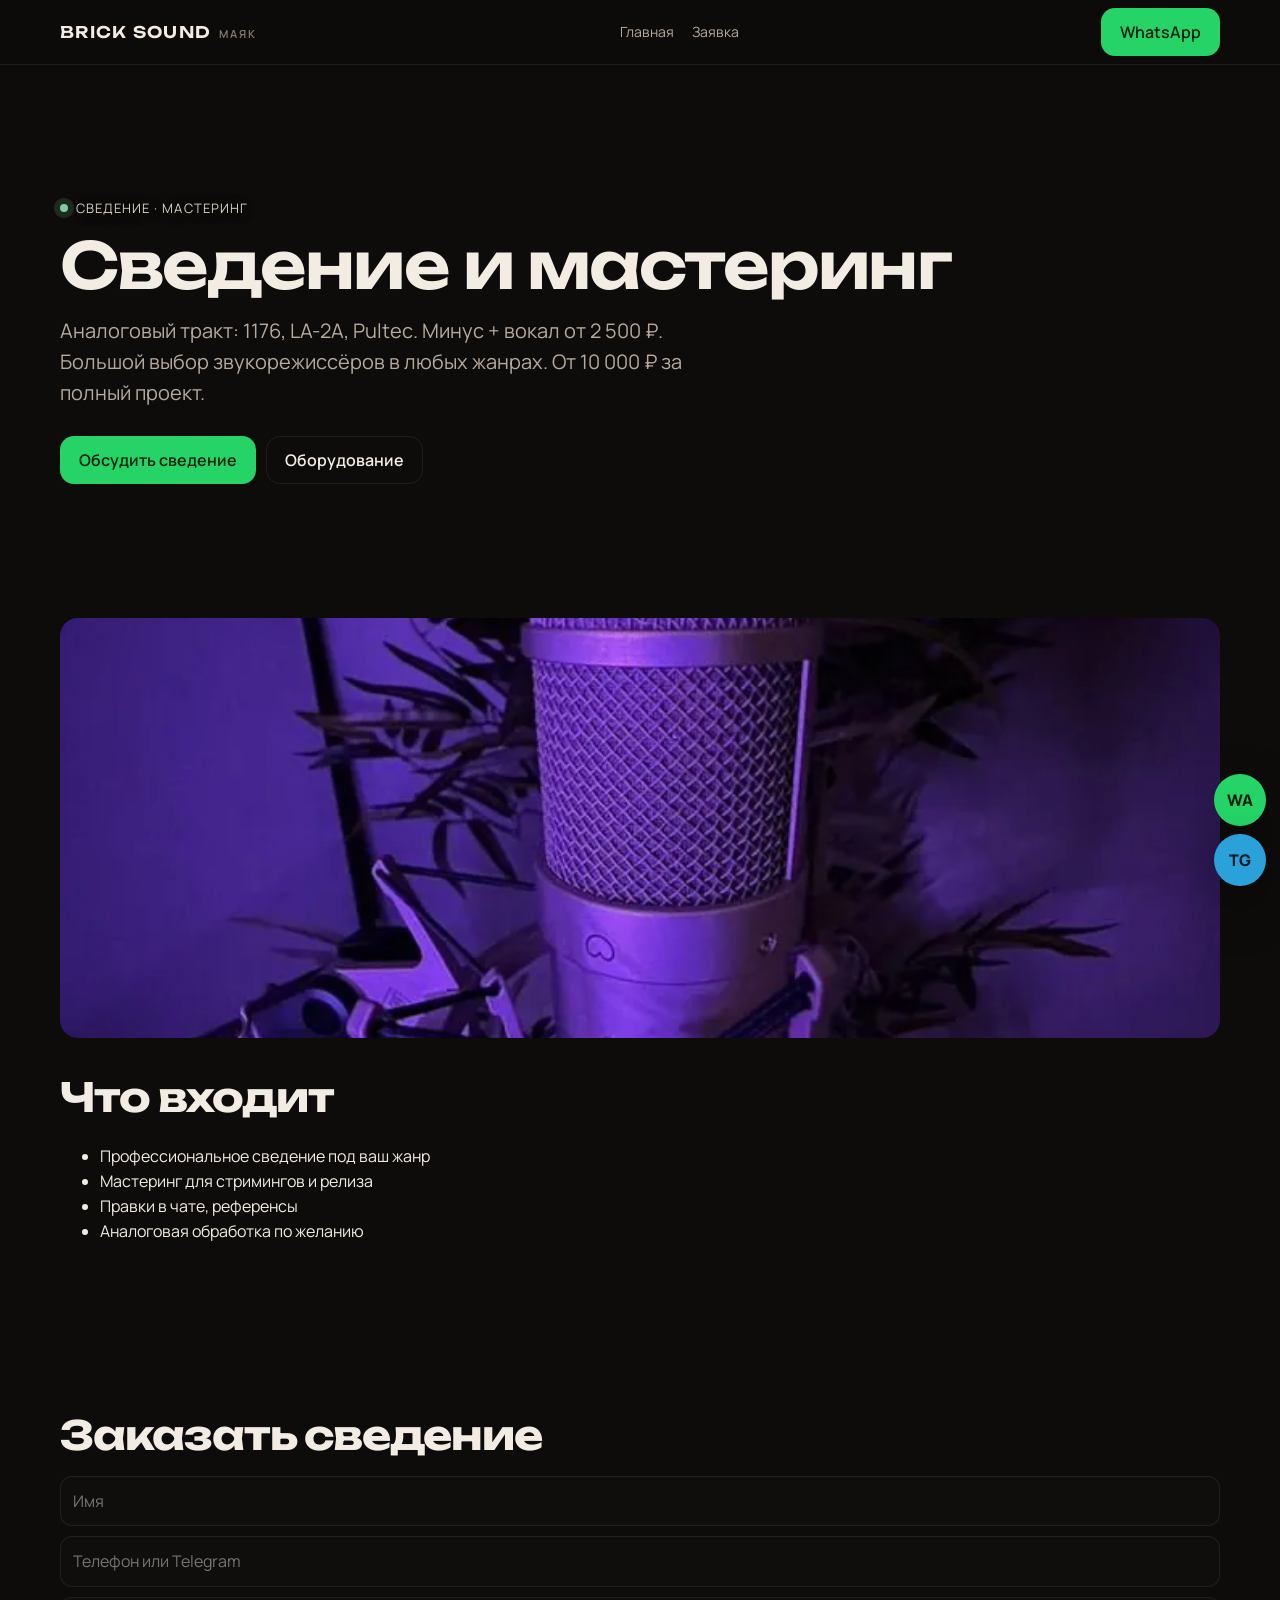
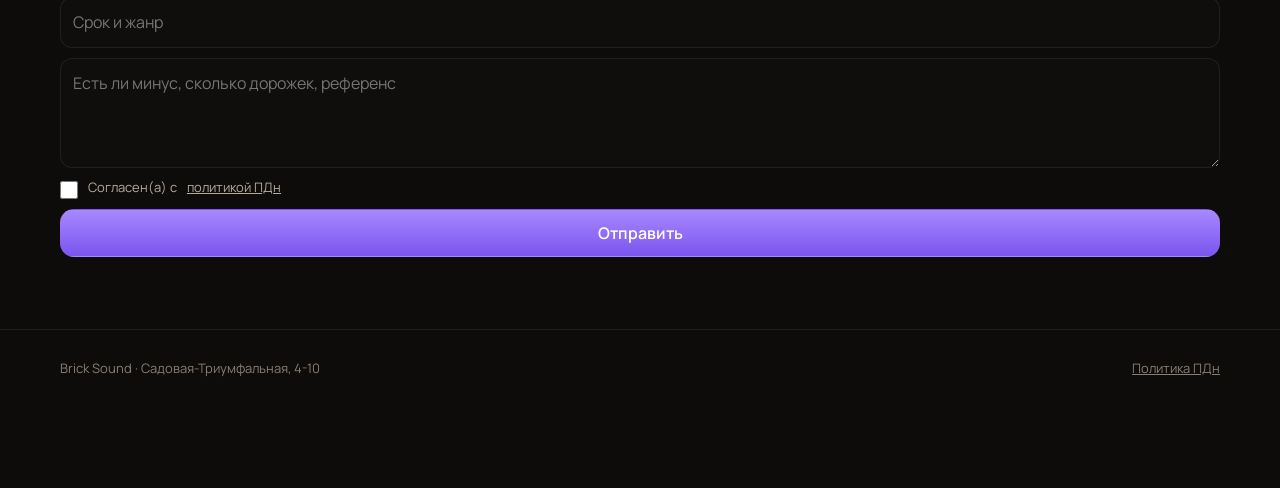
<file: svedenie.html>
<!DOCTYPE html>
<html lang="ru">
<head>
  <meta charset="utf-8">
  <meta name="viewport" content="width=device-width,initial-scale=1">
  <title>Сведение и мастеринг на студии Brick Sound — от 10 000 ₽</title>
  <meta name="description" content="Сведение и мастеринг в Brick Sound: аналоговый тракт 1176, LA-2A, Pultec. Минус + вокал от 2500 ₽. Профессиональные звукорежиссёры.">
  <link rel="canonical" href="https://bricksound.ru/svedenie.html">
  <meta property="og:image" content="img/og.jpg">
  <link rel="icon" href="img/favicon.png">
  <link href="https://fonts.googleapis.com/css2?family=Manrope:wght@400;600;700&family=Unbounded:wght@600&display=swap" rel="stylesheet">
  <link rel="stylesheet" href="css/style.css">
</head>
<body>
<header class="header"><div class="wrap header-inner">
  <a class="logo" href="index.html">BRICK SOUND <span>МАЯК</span></a>
  <nav class="nav"><a href="index.html">Главная</a><a href="#lead">Заявка</a></nav>
  <a class="btn btn-wa nav-cta" data-wa href="#">WhatsApp</a>
  <button class="burger" aria-label="Меню">☰</button>
</div></header>
<main>
  <section class="landing-hero wrap">
    <p class="kicker"><i></i> сведение · мастеринг</p>
    <h1>Сведение и мастеринг</h1>
    <p class="lead">Аналоговый тракт: 1176, LA-2A, Pultec. Минус + вокал от 2 500 ₽. Большой выбор звукорежиссёров в любых жанрах. От 10 000 ₽ за полный проект.</p>
    <div class="hero-actions">
      <a class="btn btn-wa" data-wa href="#">Обсудить сведение</a>
      <a class="btn btn-ghost" href="index.html#studio">Оборудование</a>
    </div>
  </section>
  <section class="wrap">
    <img src="img/studio-10.webp" alt="Студия Brick Sound для сведения" style="border-radius:18px;width:100%;max-height:420px;object-fit:cover">
    <div style="margin-top:28px">
      <h2 class="sec-title">Что входит</h2>
      <ul>
        <li>Профессиональное сведение под ваш жанр</li>
        <li>Мастеринг для стримингов и релиза</li>
        <li>Правки в чате, референсы</li>
        <li>Аналоговая обработка по желанию</li>
      </ul>
    </div>
  </section>
  <section id="lead" class="wrap">
    <h2 class="sec-title">Заказать сведение</h2>
    <form id="lead-form">
      <input class="hp" name="company" tabindex="-1" autocomplete="off">
      <input name="name" required placeholder="Имя">
      <input name="contact" required placeholder="Телефон или Telegram">
      <input type="hidden" name="service" value="Сведение и мастеринг">
      <input name="when" placeholder="Срок и жанр">
      <textarea name="comment" placeholder="Есть ли минус, сколько дорожек, референс"></textarea>
      <label class="check"><input type="checkbox" name="agree" required> Согласен(а) с <a href="privacy.html">политикой ПДн</a></label>
      <button class="btn btn-accent" type="submit">Отправить</button>
    </form>
    <div class="form-ok"><p>Напишите в WhatsApp — ответим быстрее.</p><a class="btn btn-wa" data-wa-msg href="#">Открыть WhatsApp</a></div>
  </section>
</main>
<footer><div class="wrap foot"><div>Brick Sound · Садовая-Триумфальная, 4-10</div><div><a href="privacy.html">Политика ПДн</a></div></div></footer>
<div class="sticky-msg"><a class="wa" data-wa href="#">WA</a><a class="tg" data-tg href="#">TG</a></div>
<script src="js/config.js"></script><script src="js/main.js"></script>
</body></html>
</file>
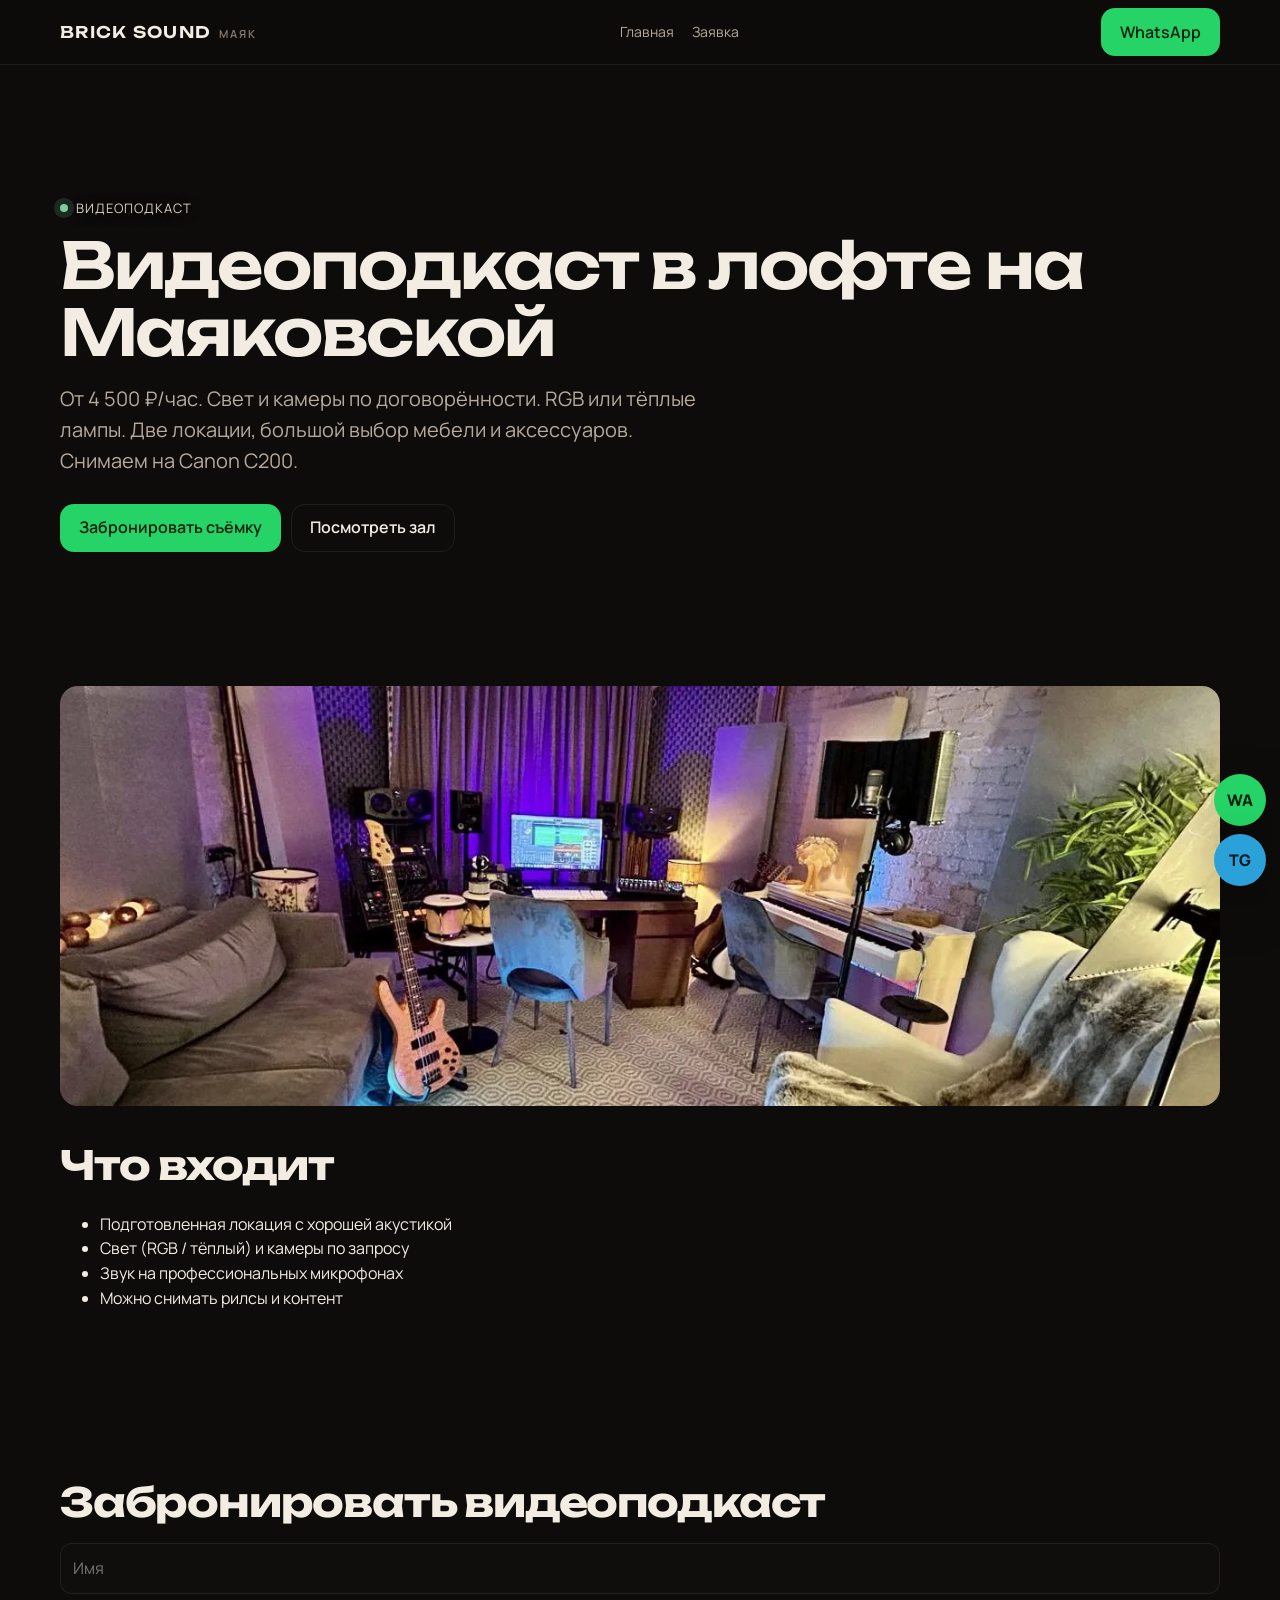
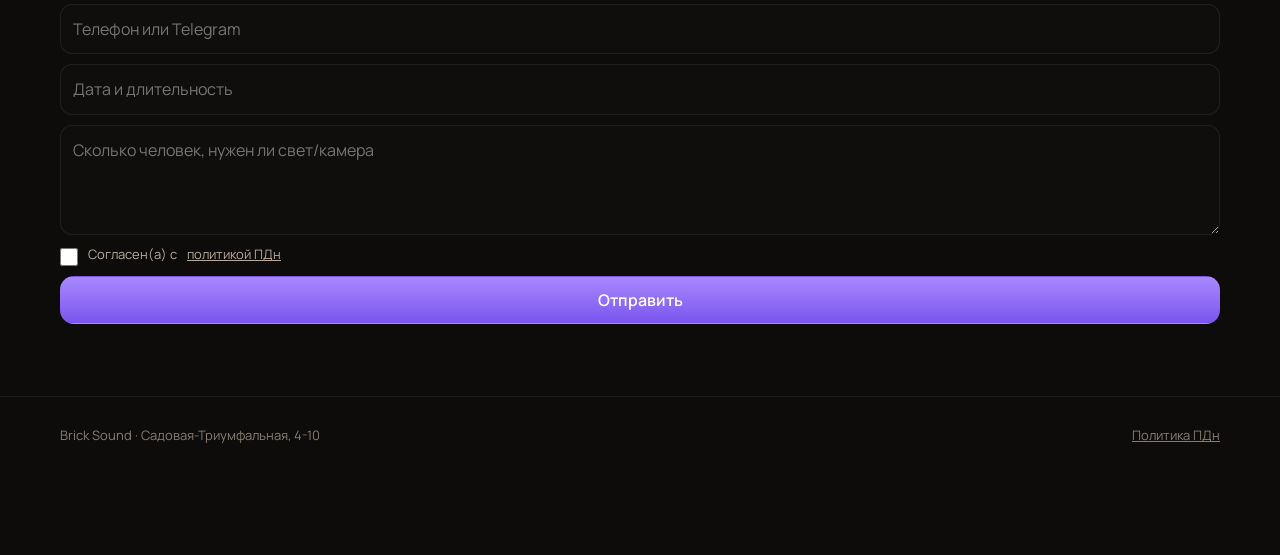
<file: video-podcast.html>
<!DOCTYPE html>
<html lang="ru">
<head>
  <meta charset="utf-8">
  <meta name="viewport" content="width=device-width,initial-scale=1">
  <title>Видеоподкаст на студии Brick Sound — от 4500 ₽/час</title>
  <meta name="description" content="Съёмка видеоподкаста в кирпичном лофте Brick Sound на Маяковской. Свет, камеры, две локации. От 4500 ₽/час.">
  <link rel="canonical" href="https://bricksound.ru/video-podcast.html">
  <meta property="og:image" content="img/og.jpg">
  <link rel="icon" href="img/favicon.png">
  <link href="https://fonts.googleapis.com/css2?family=Manrope:wght@400;600;700&family=Unbounded:wght@600&display=swap" rel="stylesheet">
  <link rel="stylesheet" href="css/style.css">
</head>
<body>
<header class="header"><div class="wrap header-inner">
  <a class="logo" href="index.html">BRICK SOUND <span>МАЯК</span></a>
  <nav class="nav"><a href="index.html">Главная</a><a href="#lead">Заявка</a></nav>
  <a class="btn btn-wa nav-cta" data-wa href="#">WhatsApp</a>
  <button class="burger" aria-label="Меню">☰</button>
</div></header>
<main>
  <section class="landing-hero wrap">
    <p class="kicker"><i></i> видеоподкаст</p>
    <h1>Видеоподкаст в лофте на Маяковской</h1>
    <p class="lead">От 4 500 ₽/час. Свет и камеры по договорённости. RGB или тёплые лампы. Две локации, большой выбор мебели и аксессуаров. Снимаем на Canon C200.</p>
    <div class="hero-actions">
      <a class="btn btn-wa" data-wa href="#">Забронировать съёмку</a>
      <a class="btn btn-ghost" href="index.html#studio">Посмотреть зал</a>
    </div>
  </section>
  <section class="wrap">
    <img src="img/studio-03.webp" alt="Зона для видеоподкаста Brick Sound" style="border-radius:18px;width:100%;max-height:420px;object-fit:cover">
    <div style="margin-top:28px">
      <h2 class="sec-title">Что входит</h2>
      <ul>
        <li>Подготовленная локация с хорошей акустикой</li>
        <li>Свет (RGB / тёплый) и камеры по запросу</li>
        <li>Звук на профессиональных микрофонах</li>
        <li>Можно снимать рилсы и контент</li>
      </ul>
    </div>
  </section>
  <section id="lead" class="wrap">
    <h2 class="sec-title">Забронировать видеоподкаст</h2>
    <form id="lead-form">
      <input class="hp" name="company" tabindex="-1" autocomplete="off">
      <input name="name" required placeholder="Имя">
      <input name="contact" required placeholder="Телефон или Telegram">
      <input type="hidden" name="service" value="Видеоподкаст">
      <input name="when" placeholder="Дата и длительность">
      <textarea name="comment" placeholder="Сколько человек, нужен ли свет/камера"></textarea>
      <label class="check"><input type="checkbox" name="agree" required> Согласен(а) с <a href="privacy.html">политикой ПДн</a></label>
      <button class="btn btn-accent" type="submit">Отправить</button>
    </form>
    <div class="form-ok"><p>Напишите в WhatsApp — ответим быстрее.</p><a class="btn btn-wa" data-wa-msg href="#">Открыть WhatsApp</a></div>
  </section>
</main>
<footer><div class="wrap foot"><div>Brick Sound · Садовая-Триумфальная, 4-10</div><div><a href="privacy.html">Политика ПДн</a></div></div></footer>
<div class="sticky-msg"><a class="wa" data-wa href="#">WA</a><a class="tg" data-tg href="#">TG</a></div>
<script src="js/config.js"></script><script src="js/main.js"></script>
</body></html>
</file>
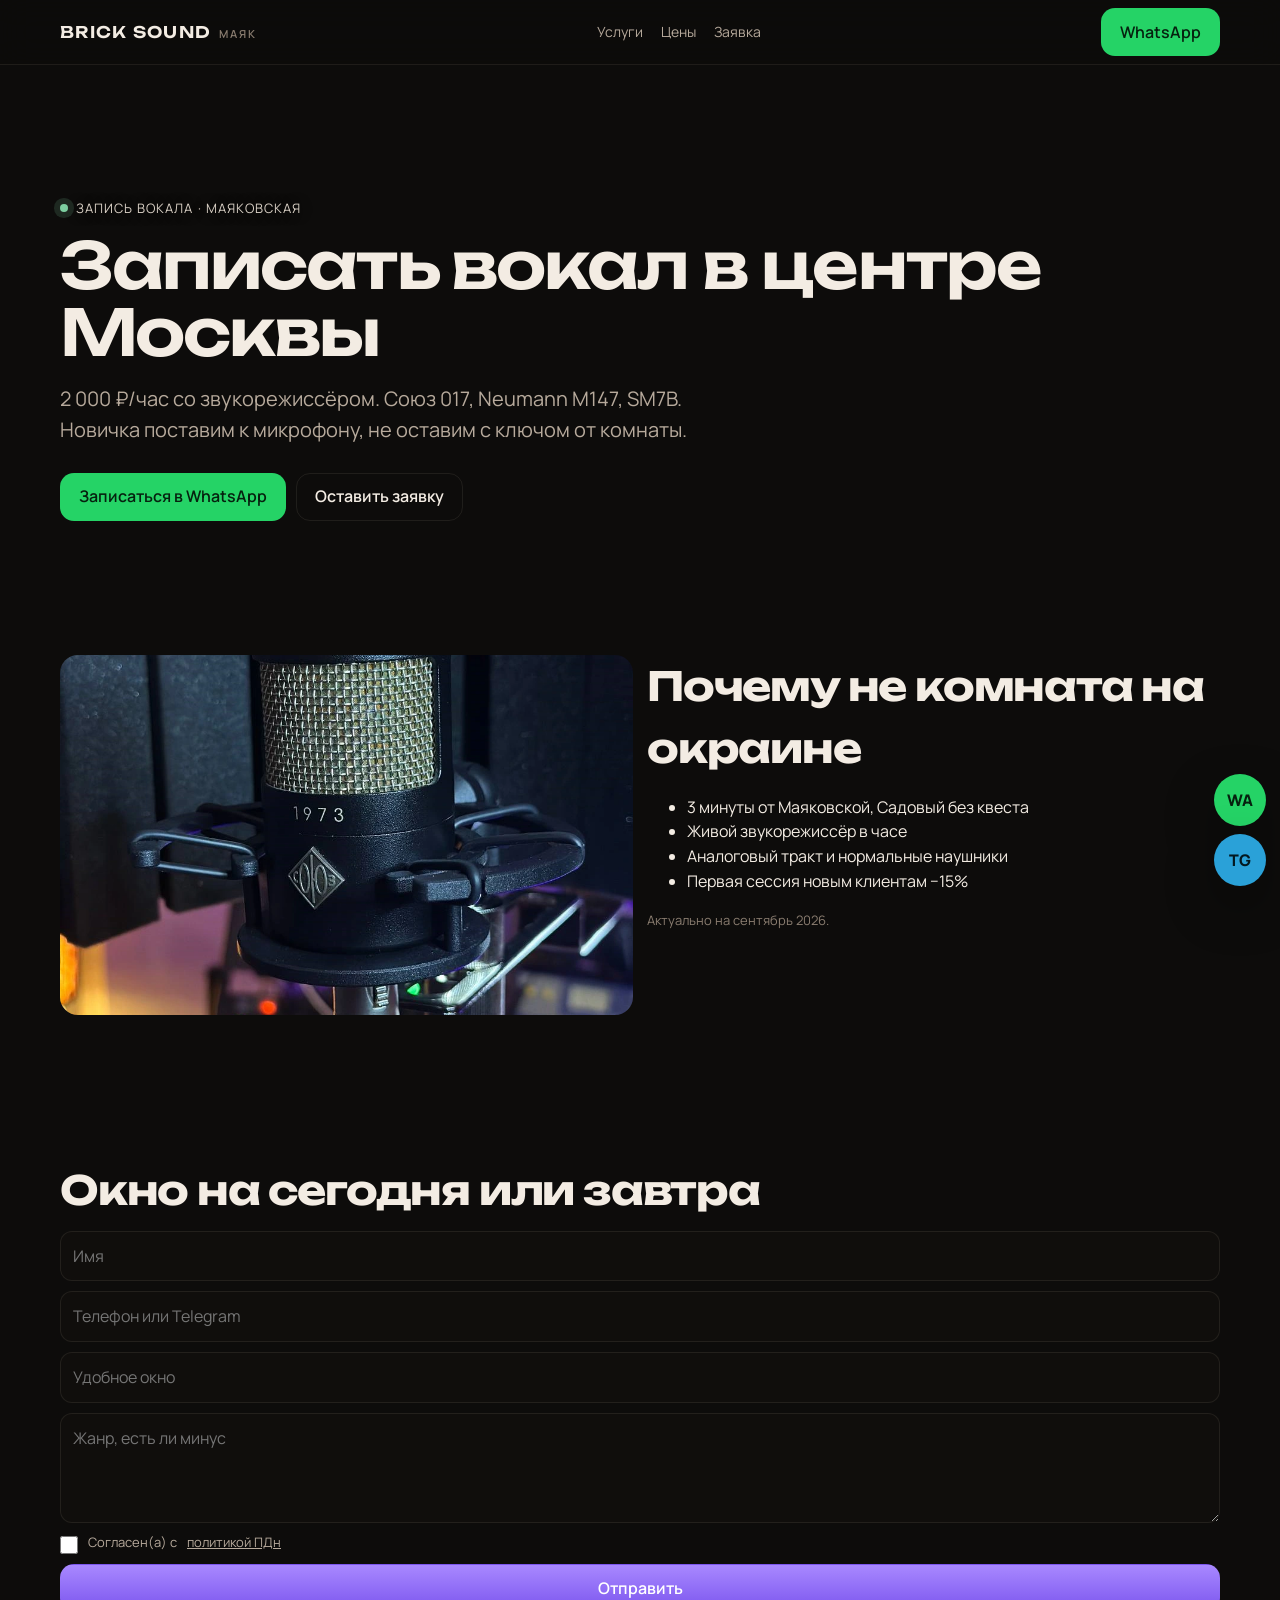
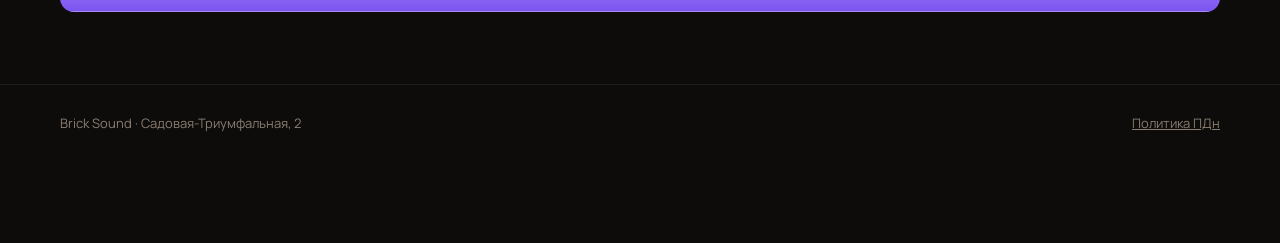
<file: zapis-vokala.html>
<!DOCTYPE html>
<html lang="ru">
<head>
  <meta charset="utf-8">
  <meta name="viewport" content="width=device-width,initial-scale=1">
  <title>Записать вокал в центре Москвы — Brick Sound, Маяковская</title>
  <meta name="description" content="Запись вокала у метро Маяковская: 2000 ₽/час со звукорежиссёром, Союз 017 и Neumann. 3 минуты от метро.">
  <link rel="canonical" href="https://bricksound.ru/zapis-vokala.html">
  <meta property="og:image" content="img/og.jpg">
  <link rel="icon" href="img/favicon.png">
  <link href="https://fonts.googleapis.com/css2?family=Manrope:wght@400;600;700&family=Unbounded:wght@600&display=swap" rel="stylesheet">
  <link rel="stylesheet" href="css/style.css">
</head>
<body>
<header class="header"><div class="wrap header-inner">
  <a class="logo" href="index.html">BRICK SOUND <span>МАЯК</span></a>
  <nav class="nav"><a href="index.html#services">Услуги</a><a href="index.html#prices">Цены</a><a href="#lead">Заявка</a></nav>
  <a class="btn btn-wa nav-cta" data-wa href="#">WhatsApp</a>
  <button class="burger" aria-label="Меню">☰</button>
</div></header>
<main>
  <section class="landing-hero wrap">
    <p class="kicker"><i></i> запись вокала · Маяковская</p>
    <h1>Записать вокал в центре Москвы</h1>
    <p class="lead">2 000 ₽/час со звукорежиссёром. Союз 017, Neumann M147, SM7B. Новичка поставим к микрофону, не оставим с ключом от комнаты.</p>
    <div class="hero-actions">
      <a class="btn btn-wa" data-wa href="#">Записаться в WhatsApp</a>
      <a class="btn btn-ghost" href="#lead">Оставить заявку</a>
    </div>
  </section>
  <section class="wrap grid-2">
    <img src="img/studio-09.webp" alt="Микрофон Союз 017 в студии Brick Sound" style="border-radius:18px;width:100%;height:360px;object-fit:cover">
    <div>
      <h2 class="sec-title">Почему не комната на окраине</h2>
      <ul>
        <li>3 минуты от Маяковской, Садовый без квеста</li>
        <li>Живой звукорежиссёр в часе</li>
        <li>Аналоговый тракт и нормальные наушники</li>
        <li>Первая сессия новым клиентам −15%</li>
      </ul>
      <p class="note">Актуально на сентябрь 2026.</p>
    </div>
  </section>
  <section id="lead" class="wrap">
    <h2 class="sec-title">Окно на сегодня или завтра</h2>
    <form id="lead-form">
      <input class="hp" name="company" tabindex="-1" autocomplete="off">
      <input name="name" required placeholder="Имя">
      <input name="contact" required placeholder="Телефон или Telegram">
      <input type="hidden" name="service" value="Записать вокал">
      <input name="when" placeholder="Удобное окно">
      <textarea name="comment" placeholder="Жанр, есть ли минус"></textarea>
      <label class="check"><input type="checkbox" name="agree" required> Согласен(а) с <a href="privacy.html">политикой ПДн</a></label>
      <button class="btn btn-accent" type="submit">Отправить</button>
    </form>
    <div class="form-ok"><p>Напишите в WhatsApp — так быстрее.</p><a class="btn btn-wa" data-wa-msg href="#">Открыть WhatsApp</a></div>
  </section>
</main>
<footer><div class="wrap foot"><div>Brick Sound · Садовая-Триумфальная, 2</div><div><a href="privacy.html">Политика ПДн</a></div></div></footer>
<div class="sticky-msg"><a class="wa" data-wa href="#" aria-label="WhatsApp">WA</a><a class="tg" data-tg href="#" aria-label="Telegram">TG</a></div>
<script src="js/config.js"></script><script src="js/main.js"></script>
</body></html>
</file>
<file: css/style.css>
:root{
  --bg:#0d0c0b;
  --bg-2:#151311;
  --bg-3:#1c1916;
  --card:#1a1714;
  --line:rgba(255,236,214,.08);
  --text:#f3ece3;
  --muted:#b7aa9c;
  --dim:#8a7d70;
  --accent:#b48aff;
  --accent-2:#8d6bff;
  --brick:#c56b4a;
  --ok:#7dcea0;
  --wa:#25d366;
  --tg:#2aa1d8;
  --radius:18px;
  --shadow:0 20px 50px rgba(0,0,0,.35);
  --max:1160px;
  --font:"Manrope",system-ui,sans-serif;
  --display:"Unbounded","Manrope",sans-serif;
  --hero-scrim-top:rgba(13,12,11,.50);
  --hero-scrim-mid:rgba(13,12,11,.75);
  --hero-scrim-bot:rgba(13,12,11,.98);
}
*{box-sizing:border-box}
html{scroll-behavior:smooth;overflow-x:clip}
html,body{margin:0;padding:0;background:var(--bg);color:var(--text);font-family:var(--font);line-height:1.55;max-width:100%}
img,iframe,video{max-width:100%;display:block}
a{color:inherit}
button,input,select,textarea{font:inherit}
.wrap{width:min(var(--max),calc(100% - 32px));max-width:100%;margin:0 auto}
.skip{position:absolute;left:-999px;top:0}
.skip:focus{left:12px;top:12px;background:#fff;color:#000;padding:8px 12px;z-index:80}

/* header */
.header{position:sticky;top:0;z-index:40;backdrop-filter:blur(16px);background:rgba(13,12,11,.72);border-bottom:1px solid var(--line)}
.header-inner{display:flex;align-items:center;justify-content:space-between;min-height:64px;gap:16px;min-width:0}
.logo{display:flex;align-items:baseline;gap:8px;text-decoration:none;font-family:var(--display);letter-spacing:.08em;font-weight:600;min-width:0}
.logo b{color:var(--accent)}
.logo span{font-size:11px;letter-spacing:.18em;color:var(--dim);font-family:var(--font)}
.nav{display:flex;gap:18px;align-items:center}
.nav a{text-decoration:none;color:var(--muted);font-size:14px}
.nav a:hover{color:var(--text)}
.nav-cta{display:none}
.burger{display:none;width:44px;height:44px;border:1px solid var(--line);border-radius:12px;background:transparent;color:var(--text)}

/* hero */
.hero{position:relative;min-height:100svh;display:grid;align-items:end;overflow:hidden}
.hero-bg{position:absolute;inset:0}
.hero-bg img{width:100%;height:100%;object-fit:cover;filter:saturate(1.05) contrast(1.08) brightness(.85)}
.hero-overlay{
  position:absolute;inset:0;pointer-events:none;
  background:
    linear-gradient(
      180deg,
      var(--hero-scrim-top) 0%,
      rgba(13,12,11,.35) 25%,
      var(--hero-scrim-mid) 55%,
      rgba(13,12,11,.92) 75%,
      var(--hero-scrim-bot) 100%
    ),
    radial-gradient(ellipse 90% 70% at 50% 30%, transparent 30%, rgba(13,12,11,.55) 100%);
}
.hero-content{position:relative;z-index:1;padding:120px 0 56px}
.kicker{display:inline-flex;gap:8px;align-items:center;color:#d8cfc4;font-size:13px;letter-spacing:.08em;text-transform:uppercase;margin-bottom:14px;text-shadow:0 1px 12px rgba(0,0,0,.55)}
.kicker i{width:8px;height:8px;border-radius:50%;background:var(--ok);box-shadow:0 0 0 6px rgba(125,206,160,.15)}
h1,.h1{font-family:var(--display);font-weight:600;letter-spacing:-.03em;line-height:1.05;font-size:clamp(32px,6vw,64px);margin:0 0 16px}
.hero h1{text-shadow:0 2px 28px rgba(0,0,0,.7)}
.lead{max-width:640px;color:var(--muted);font-size:clamp(16px,2vw,20px);margin:0 0 28px}
.hero .lead{color:#e8dfd4;text-shadow:0 1px 18px rgba(0,0,0,.65)}
.hero-actions{display:flex;flex-wrap:wrap;gap:10px;margin-bottom:22px}
.pills{display:flex;flex-wrap:wrap;gap:8px}
.pill{border:1px solid var(--line);background:rgba(255,255,255,.04);border-radius:999px;padding:8px 12px;font-size:13px;color:var(--muted)}

/* buttons */
.btn{display:inline-flex;align-items:center;justify-content:center;gap:8px;min-height:48px;padding:0 18px;border-radius:14px;text-decoration:none;border:1px solid transparent;cursor:pointer;font-weight:600;transition:.2s transform,.2s background}
.btn:active{transform:translateY(1px)}
.btn-wa{background:var(--wa);color:#06210f}
.btn-ghost{background:transparent;border-color:var(--line);color:var(--text)}
.btn-light{background:var(--text);color:#161311}
.btn-accent{background:linear-gradient(180deg,#a888ff,#7b55ee);color:#fff}
.btn-block{width:100%}

/* sections */
section{padding:72px 0}
.sec-title{font-family:var(--display);font-size:clamp(24px,4vw,40px);margin:0 0 10px;letter-spacing:-.03em}
.sec-sub{color:var(--muted);margin:0 0 28px;max-width:620px}
.clients{display:flex;flex-wrap:wrap;gap:8px 10px}
.client{border:1px solid var(--line);border-radius:999px;padding:8px 12px;color:var(--muted);font-size:13px;background:rgba(255,255,255,.03)}
.clients-more{margin-top:18px;display:inline-block}

.grid-3,.grid-2,.cards-6{display:grid;gap:14px}
.cards-6{grid-template-columns:repeat(3,1fr)}
.grid-3{grid-template-columns:repeat(3,1fr)}
.grid-2{grid-template-columns:repeat(2,1fr)}
.card{background:var(--card);border:1px solid var(--line);border-radius:var(--radius);overflow:hidden;box-shadow:var(--shadow)}
.card img{width:100%;height:180px;object-fit:cover}
.card-body{padding:16px 16px 18px}
.card h3{margin:0 0 8px;font-size:20px;font-family:var(--display);letter-spacing:-.02em}
.card h3 a{text-decoration:none;color:inherit}
.card h3 a:hover{color:var(--accent)}
.price{color:var(--accent);font-weight:700;margin:0 0 10px}
.card ul{margin:0 0 14px;padding-left:18px;color:var(--muted)}
.card li{margin:4px 0}

.pack{padding:18px;background:var(--bg-3);border:1px solid var(--line);border-radius:var(--radius)}
.pack strong{display:block;font-size:22px;margin:6px 0;font-family:var(--display)}
.note{font-size:13px;color:var(--dim)}

.gallery{display:grid;grid-template-columns:2fr 1fr 1fr;grid-template-rows:180px 180px;gap:8px}
.gallery a{display:block;overflow:hidden;border-radius:14px;background:#000}
.gallery img{width:100%;height:100%;object-fit:cover;transition:.4s transform}
.gallery a:hover img{transform:scale(1.04)}
.gallery a:first-child{grid-row:1/3}
.equip{display:flex;flex-wrap:wrap;gap:8px;margin-top:18px}
.equip span{background:rgba(180,138,255,.08);border:1px solid rgba(180,138,255,.18);color:#ddd2ff;border-radius:999px;padding:7px 11px;font-size:13px}

.works{display:grid;grid-template-columns:repeat(4,1fr);gap:12px}
.work{position:relative;border-radius:16px;overflow:hidden;min-height:220px;background:#111;border:1px solid var(--line)}
.work img{width:100%;height:220px;object-fit:cover;opacity:.9}
.work figcaption{position:absolute;left:0;right:0;bottom:0;padding:14px;background:linear-gradient(transparent,rgba(0,0,0,.78));font-size:13px}
.work button{position:absolute;right:12px;top:12px;width:44px;height:44px;border-radius:50%;border:0;background:rgba(255,255,255,.92);cursor:pointer}

.reviews{display:grid;grid-template-columns:repeat(3,1fr);gap:12px}
.review{padding:18px;background:var(--bg-3);border-radius:var(--radius);border:1px solid var(--line)}
.review header{display:flex;justify-content:space-between;gap:8px;margin-bottom:8px;color:var(--muted);font-size:13px}
.stars{color:#f0c36a;letter-spacing:2px}

.map-grid{display:grid;grid-template-columns:1fr 1.15fr;gap:16px;align-items:stretch}
.map-card{min-width:0;max-width:100%}
.map-card iframe{width:100%;height:100%;min-height:320px;border:0;border-radius:var(--radius);filter:grayscale(.2) contrast(1.05);max-width:100%}

.faq details{border-bottom:1px solid var(--line);padding:12px 0}
.faq summary{cursor:pointer;font-weight:650;list-style:none;display:flex;justify-content:space-between;gap:12px}
.faq summary::-webkit-details-marker{display:none}
.faq summary:after{content:"+";color:var(--accent)}
.faq details[open] summary:after{content:"–"}
.faq p{color:var(--muted);margin:8px 0 4px}

.form-box{display:grid;grid-template-columns:1fr .85fr;gap:18px}
.form-box > *{min-width:0}
form{display:grid;gap:10px;min-width:0}
label{font-size:13px;color:var(--muted)}
input,select,textarea{width:100%;background:#100e0c;border:1px solid var(--line);color:var(--text);border-radius:12px;padding:12px 12px;min-height:48px}
textarea{min-height:110px;resize:vertical}
input[type="checkbox"],input[type="radio"]{
  width:18px;
  height:18px;
  min-width:18px;
  min-height:18px;
  padding:0;
  margin:3px 0 0;
  flex-shrink:0;
  accent-color:var(--accent);
  background:transparent;
  border:0;
}
.check{display:flex;gap:10px;align-items:flex-start;font-size:13px;color:var(--muted);min-width:0;max-width:100%;overflow-wrap:anywhere;line-height:1.4}
.hp{position:absolute;left:-9999px;opacity:0}
.form-ok{display:none;padding:22px;border:1px solid rgba(125,206,160,.3);background:rgba(125,206,160,.08);border-radius:var(--radius)}
.contacts-mini a{display:block;margin:6px 0;color:var(--muted);text-decoration:none}

footer{border-top:1px solid var(--line);padding:28px 0 110px;color:var(--dim);font-size:13px}
.foot{display:flex;justify-content:space-between;gap:16px;flex-wrap:wrap}

.sticky-msg{position:fixed;right:14px;bottom:14px;z-index:50;display:flex;flex-direction:column;gap:8px}
.sticky-msg a{width:52px;height:52px;border-radius:50%;display:grid;place-items:center;text-decoration:none;font-weight:800;box-shadow:var(--shadow);color:#06210f}
.sticky-msg .wa{background:var(--wa)}
.sticky-msg .tg{background:var(--tg);color:#031820}
.sticky-msg .call{background:var(--text)}

.cookie{position:fixed;left:14px;bottom:14px;z-index:49;max-width:min(420px,calc(100% - 90px));background:#1b1815;border:1px solid var(--line);border-radius:16px;padding:14px;display:none}
.cookie p{margin:0 0 10px;color:var(--muted);font-size:13px}

.landing-hero{padding:120px 0 40px}
.page-404{min-height:70vh;display:grid;place-items:center;text-align:center}

@media (max-width:960px){
  .cards-6,.grid-3,.reviews,.works{grid-template-columns:repeat(2,1fr)}
  .gallery{grid-template-columns:1fr 1fr;grid-template-rows:none}
  .gallery a:first-child{grid-row:auto}
  .form-box,.map-grid{grid-template-columns:1fr}
  .nav{display:none}
  .nav.open{display:flex;position:absolute;top:64px;left:0;right:0;flex-direction:column;background:#141210;padding:16px;border-bottom:1px solid var(--line)}
  .burger,.nav-cta{display:inline-flex}
}
@media (max-width:640px){
  .cards-6,.grid-3,.grid-2,.reviews,.works{grid-template-columns:1fr}
  .hero{min-height:92svh}
  section{padding:56px 0}
  .sticky-msg{right:10px;bottom:10px}
  h1,.h1,.sec-title{overflow-wrap:anywhere}
}
@media (prefers-reduced-motion:reduce){
  *{scroll-behavior:auto;transition:none!important}
}
</file>
